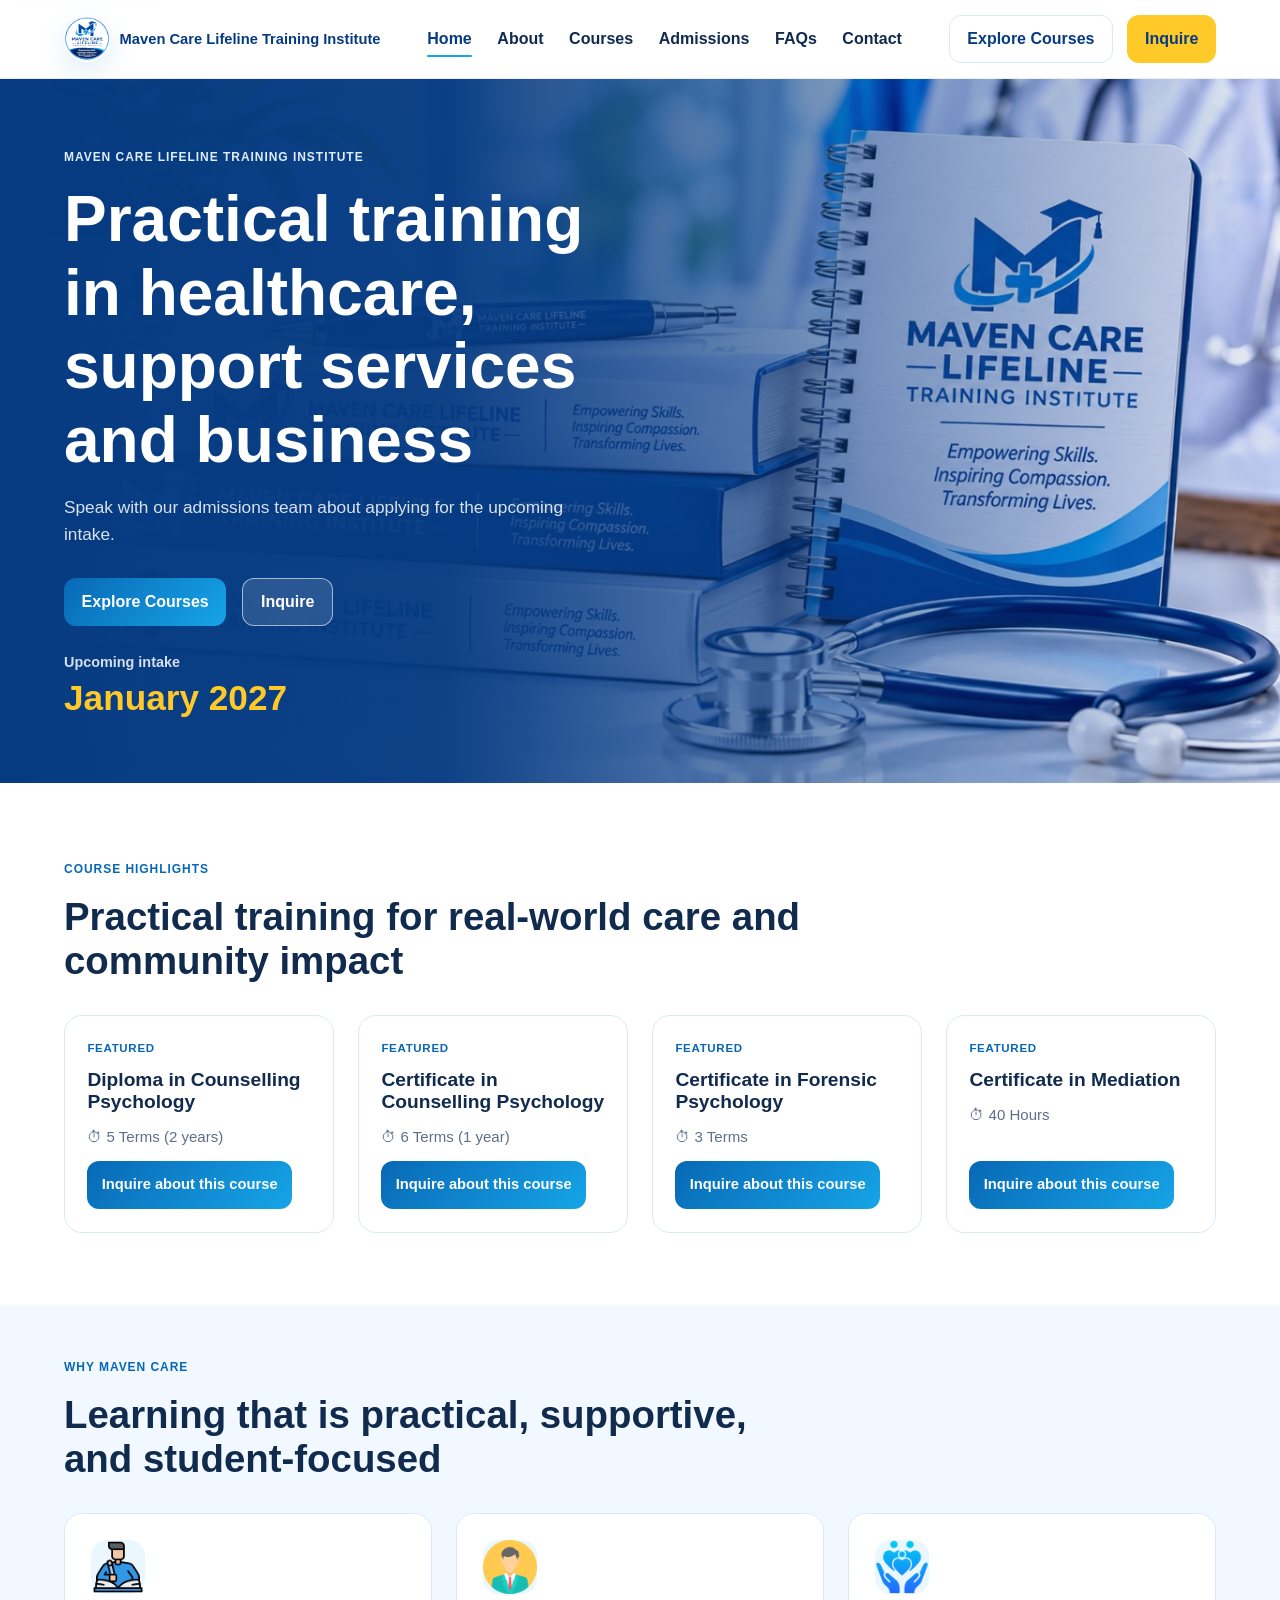
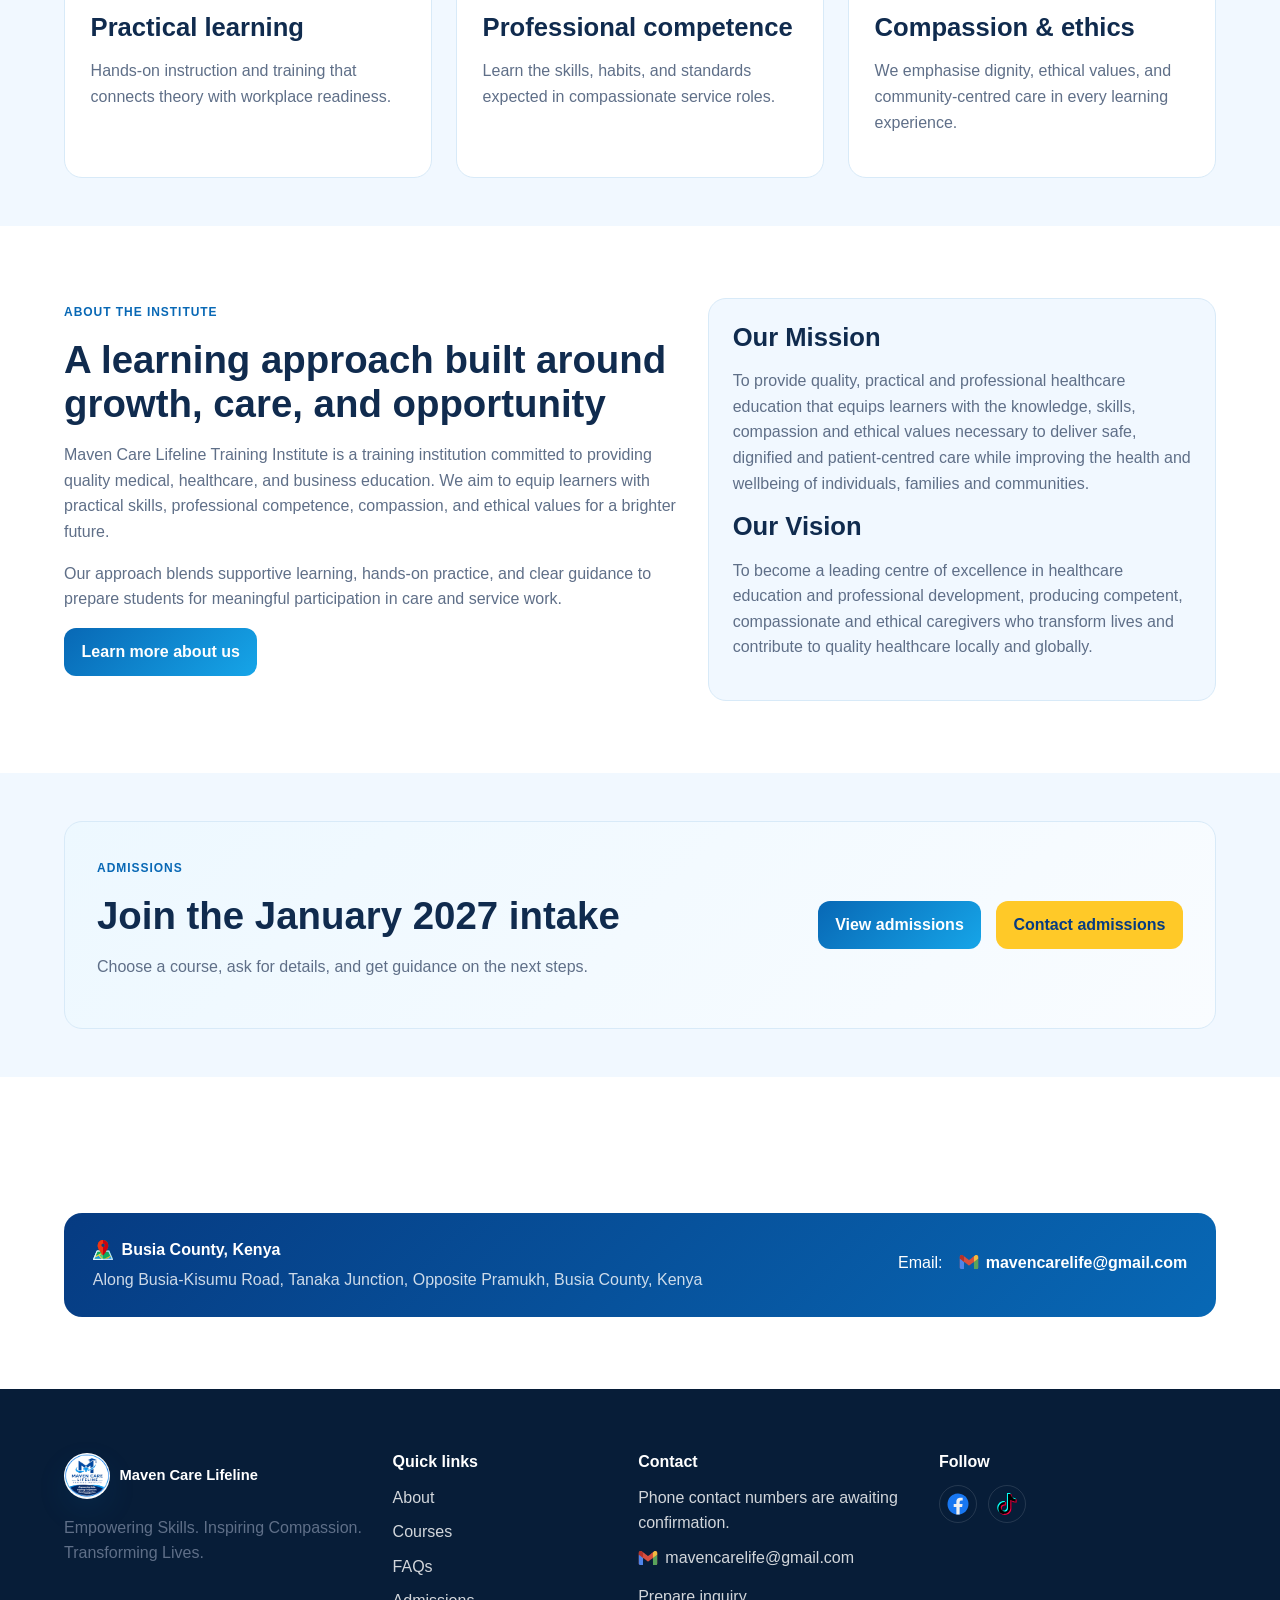
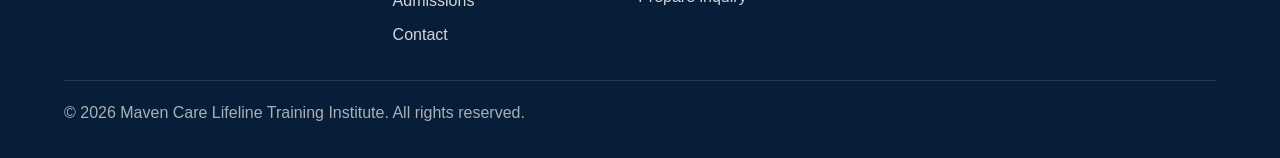
<file: index.html>
<!DOCTYPE html>
<html lang="en">
  <head>
    <meta charset="UTF-8" />
    <meta name="viewport" content="width=device-width, initial-scale=1.0" />
    <meta name="description" content="Maven Care Lifeline Training Institute offers practical, compassionate healthcare and business training for the January 2027 intake." />
    <meta property="og:type" content="website" />
    <meta property="og:title" content="Maven Care Lifeline Training Institute" />
    <meta property="og:description" content="Explore practical, compassionate healthcare and business training for the January 2027 intake." />
    <meta property="og:image" content="assets/images/maven-care-training-scene.webp" />
    <title>Maven Care Lifeline Training Institute</title>
    <link rel="icon" type="image/png" href="assets/images/mavencare%20logo.png" />
    <link rel="stylesheet" href="css/styles.css" />
    <script>document.documentElement.classList.add('js-enabled');</script>
    <script defer src="js/script.js"></script>
  </head>
  <body>
    <a class="skip-link" href="#main-content">Skip to content</a>
    <header class="site-header">
      <div class="container header-row">
        <a href="index.html" class="brand" aria-label="Maven Care Lifeline Training Institute home">
          <img src="assets/images/mavencare%20logo.png" alt="Maven Care Lifeline Training Institute logo" class="brand-mark" />
          <span class="brand-name">Maven Care Lifeline Training Institute</span>
        </a>

        <nav class="nav" id="primary-navigation" data-nav aria-label="Main navigation">
          <a href="index.html" class="active">Home</a>
          <a href="about.html">About</a>
          <a href="courses.html">Courses</a>
          <a href="admissions.html">Admissions</a>
          <a href="faq.html">FAQs</a>
          <a href="contact.html">Contact</a>
        </nav>

        <div class="header-actions">
          <a class="btn btn-secondary" href="courses.html">Explore Courses</a>
          <a class="btn btn-accent" data-whatsapp-link data-whatsapp-label="Inquire on WhatsApp" href="contact.html#inquiry-form">Inquire</a>
          <button class="mobile-toggle" type="button" aria-label="Open menu" aria-controls="primary-navigation" aria-expanded="false" data-nav-toggle>
            <span></span>
          </button>
        </div>
      </div>
    </header>

    <main id="main-content">
      <section class="hero">
        <img class="hero-image" src="assets/images/maven-care-training-scene.webp" alt="Maven Care Lifeline Training Institute books, notebook, pen and stethoscope arranged on a desk" />
        <div class="container hero-grid">
          <div class="hero-copy">
            <span class="eyebrow">Maven Care Lifeline Training Institute</span>
            <h1>Practical training in healthcare, support services and business</h1>
            <p>Speak with our admissions team about applying for the upcoming intake.</p>
            <div class="hero-actions">
              <a class="btn btn-primary" href="courses.html">Explore Courses</a>
              <a class="btn btn-secondary" data-whatsapp-link data-whatsapp-label="Inquire on WhatsApp" href="contact.html#inquiry-form">Inquire</a>
            </div>

            <div class="hero-intake">
              <span>Upcoming intake</span>
              <strong data-intake-year>January 2027</strong>
            </div>
          </div>
        </div>
      </section>

      <section class="section">
        <div class="container">
          <div class="section-head">
            <span class="eyebrow">Course highlights</span>
            <h2>Practical training for real-world care and community impact</h2>
          </div>
          <div class="course-grid" id="featured-courses" aria-live="polite" aria-busy="true" aria-label="Featured courses">
            <article class="card course-card course-skeleton" aria-hidden="true">
              <span class="skeleton skeleton-label"></span>
              <span class="skeleton skeleton-title"></span>
              <span class="skeleton skeleton-meta"></span>
              <span class="skeleton skeleton-button"></span>
            </article>
            <article class="card course-card course-skeleton" aria-hidden="true">
              <span class="skeleton skeleton-label"></span>
              <span class="skeleton skeleton-title"></span>
              <span class="skeleton skeleton-meta"></span>
              <span class="skeleton skeleton-button"></span>
            </article>
            <article class="card course-card course-skeleton" aria-hidden="true">
              <span class="skeleton skeleton-label"></span>
              <span class="skeleton skeleton-title"></span>
              <span class="skeleton skeleton-meta"></span>
              <span class="skeleton skeleton-button"></span>
            </article>
            <article class="card course-card course-skeleton" aria-hidden="true">
              <span class="skeleton skeleton-label"></span>
              <span class="skeleton skeleton-title"></span>
              <span class="skeleton skeleton-meta"></span>
              <span class="skeleton skeleton-button"></span>
            </article>
          </div>
          <noscript><p class="form-note">Enable JavaScript to load featured courses.</p></noscript>
        </div>
      </section>

      <section class="section-sm section-surface">
        <div class="container">
          <div class="section-head">
            <span class="eyebrow">Why Maven Care</span>
            <h2>Learning that is practical, supportive, and student-focused</h2>
          </div>

          <div class="grid-3">
            <article class="card feature-card">
              <div class="icon"><img src="assets/icons/practical%20learning.png" alt="" aria-hidden="true" /></div>
              <h3>Practical learning</h3>
              <p>Hands-on instruction and training that connects theory with workplace readiness.</p>
            </article>
            <article class="card feature-card">
              <div class="icon"><img src="assets/icons/professional.png" alt="" aria-hidden="true" /></div>
              <h3>Professional competence</h3>
              <p>Learn the skills, habits, and standards expected in compassionate service roles.</p>
            </article>
            <article class="card feature-card">
              <div class="icon"><img src="assets/icons/compassion.png" alt="" aria-hidden="true" /></div>
              <h3>Compassion & ethics</h3>
              <p>We emphasise dignity, ethical values, and community-centred care in every learning experience.</p>
            </article>
          </div>
        </div>
      </section>

      <section class="section">
        <div class="container mission-block">
          <div>
            <span class="eyebrow">About the institute</span>
            <h2>A learning approach built around growth, care, and opportunity</h2>
            <p>Maven Care Lifeline Training Institute is a training institution committed to providing quality medical, healthcare, and business education. We aim to equip learners with practical skills, professional competence, compassion, and ethical values for a brighter future.</p>
            <p>Our approach blends supportive learning, hands-on practice, and clear guidance to prepare students for meaningful participation in care and service work.</p>
            <a class="btn btn-primary" href="about.html">Learn more about us</a>
          </div>

          <div class="text-panel">
            <h3>Our Mission</h3>
            <p>To provide quality, practical and professional healthcare education that equips learners with the knowledge, skills, compassion and ethical values necessary to deliver safe, dignified and patient-centred care while improving the health and wellbeing of individuals, families and communities.</p>

            <h3>Our Vision</h3>
            <p>To become a leading centre of excellence in healthcare education and professional development, producing competent, compassionate and ethical caregivers who transform lives and contribute to quality healthcare locally and globally.</p>
          </div>
        </div>
      </section>

      <section class="section-sm section-surface">
        <div class="container">
          <div class="cta-banner">
            <div>
              <span class="eyebrow">Admissions</span>
              <h2>Join the <span data-intake-label>January 2027 intake</span></h2>
              <p>Choose a course, ask for details, and get guidance on the next steps.</p>
            </div>
            <div class="header-actions">
              <a class="btn btn-primary" href="admissions.html">View admissions</a>
              <a class="btn btn-accent" data-whatsapp-link data-whatsapp-label="Ask Admissions on WhatsApp" href="contact.html#inquiry-form">Contact admissions</a>
            </div>
          </div>
        </div>
      </section>

      <section class="section">
        <div class="container contact-strip">
          <div class="contact-strip-inner">
            <div>
              <strong class="contact-label">
                <img class="contact-icon" src="assets/icons/location%20icon.svg" alt="" aria-hidden="true" />
                Busia County, Kenya
              </strong>
              <p class="location-address" data-location-address>Along Busia-Kisumu Road, Tanaka Junction, Opposite Pramukh, Busia County, Kenya</p>
            </div>
            <div class="contact-links">
              <span>Email: </span>
              <span data-contact-email>mavencarelife@gmail.com</span>
            </div>
          </div>
        </div>
      </section>
    </main>

    <footer class="site-footer">
      <div class="container">
        <div class="footer-grid">
          <div>
            <div class="brand footer-brand">
              <img src="assets/images/mavencare%20logo.png" alt="Maven Care Lifeline logo" class="brand-mark" />
              <span>Maven Care Lifeline</span>
            </div>
            <p><span data-site-tagline>Empowering Skills. Inspiring Compassion. Transforming Lives.</span></p>
          </div>

          <div>
            <h4>Quick links</h4>
            <ul>
              <li><a href="about.html">About</a></li>
              <li><a href="courses.html">Courses</a></li>
              <li><a href="faq.html">FAQs</a></li>
              <li><a href="admissions.html">Admissions</a></li>
              <li><a href="contact.html">Contact</a></li>
            </ul>
          </div>

          <div>
            <h4>Contact</h4>
            <ul>
              <li data-contact-phones>Phone and WhatsApp details pending confirmation</li>
              <li data-contact-email>mavencarelife@gmail.com</li>
              <li><a href="contact.html#inquiry-form">Prepare inquiry</a></li>
            </ul>
          </div>

          <div>
            <h4>Follow</h4>
            <div class="footer-social" data-social-links>
              <span data-social-empty>Social profiles to be added</span>
            </div>
          </div>
        </div>

        <div class="copyright">© <span data-year></span> Maven Care Lifeline Training Institute. All rights reserved.</div>
      </div>
    </footer>
  </body>
</html>
</file>
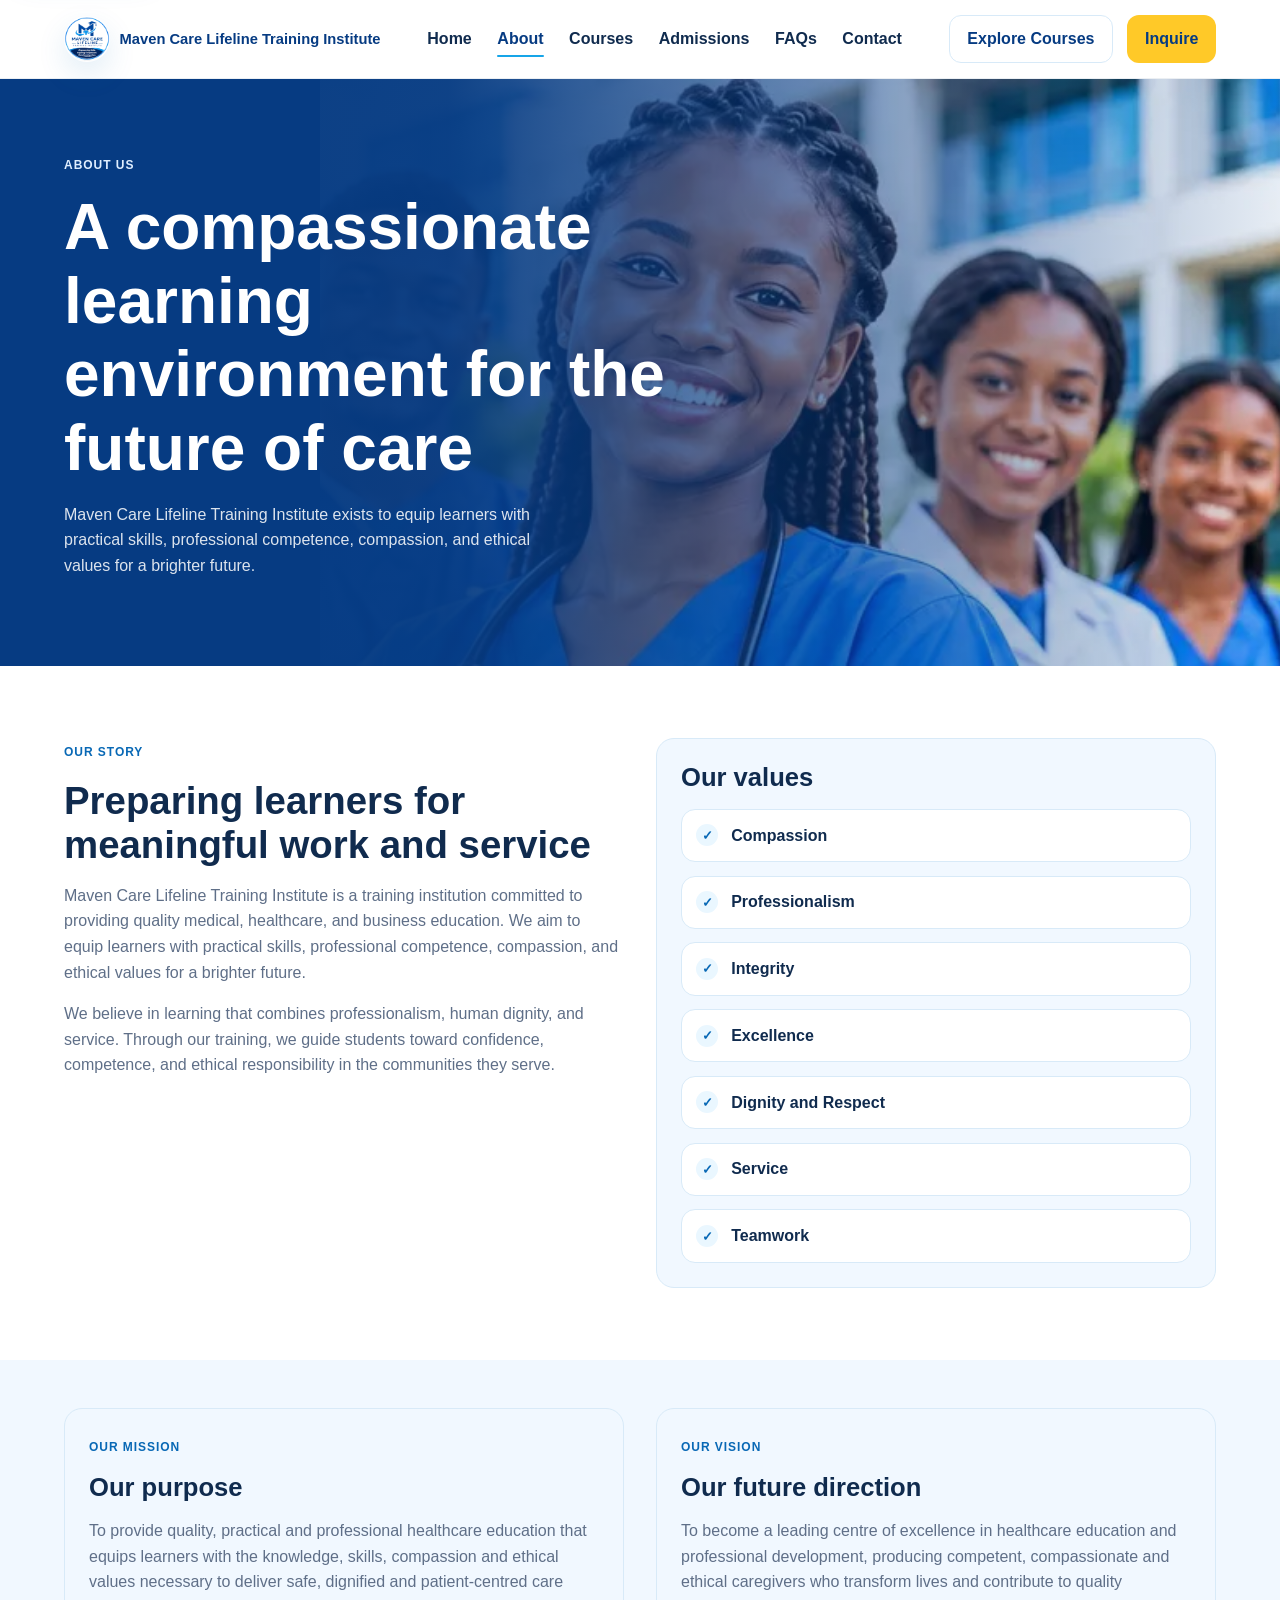
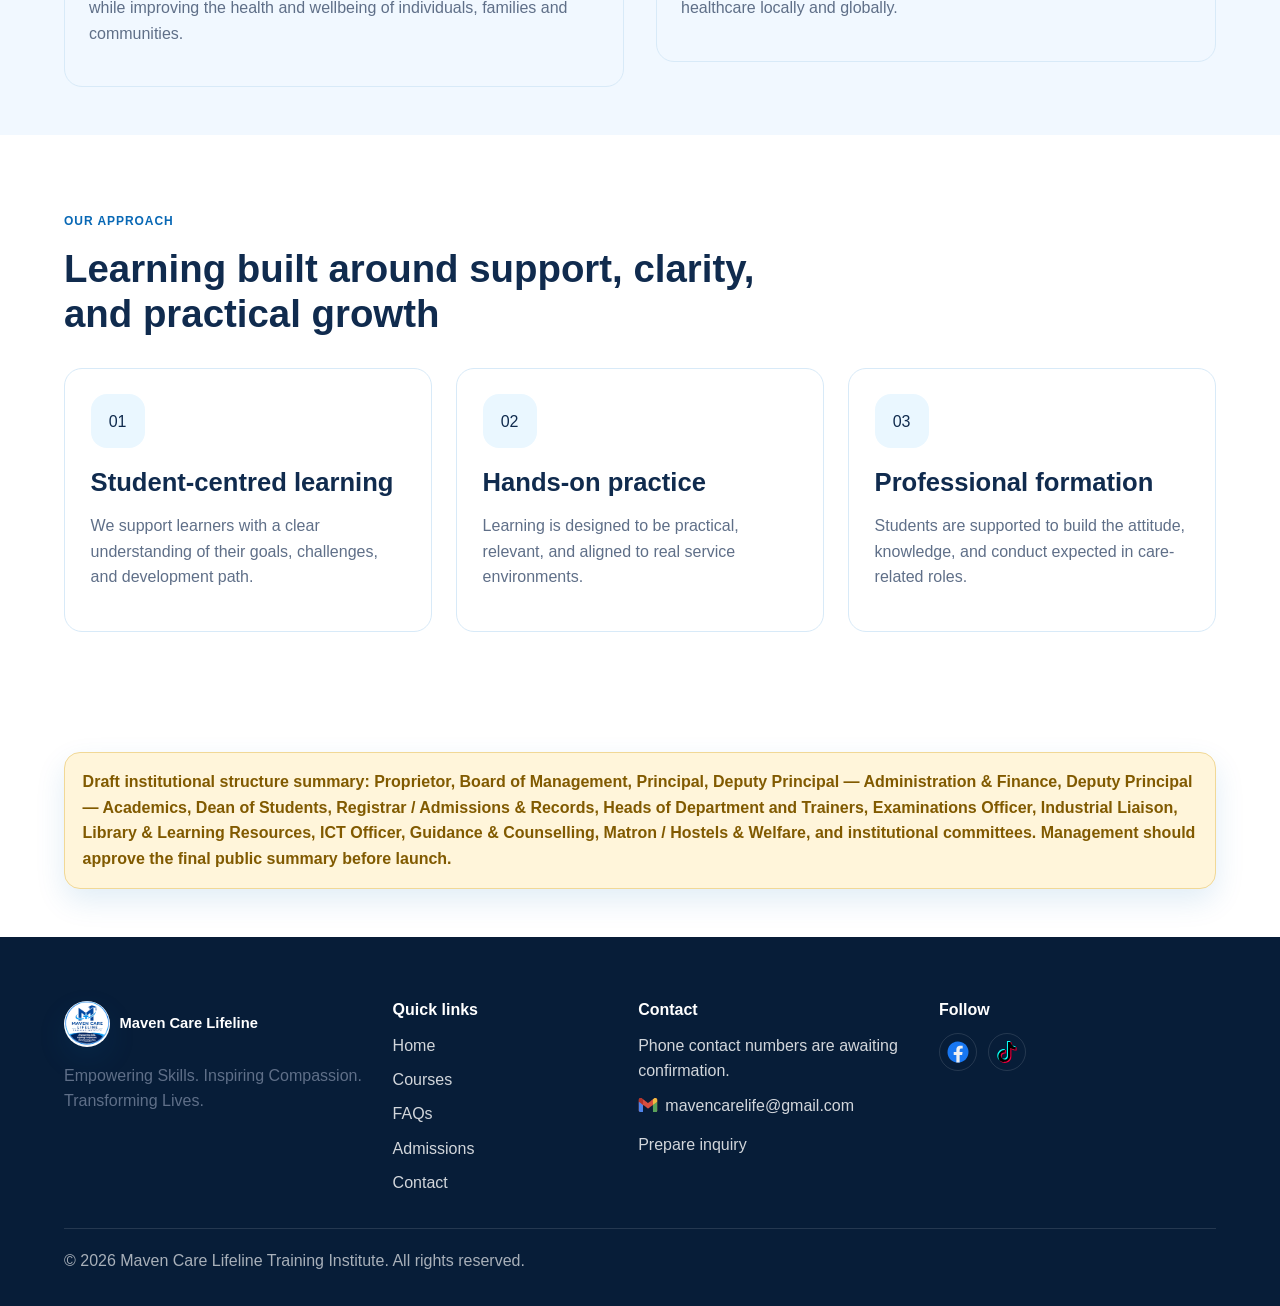
<file: about.html>
<!DOCTYPE html>
<html lang="en">
  <head>
    <meta charset="UTF-8" />
    <meta name="viewport" content="width=device-width, initial-scale=1.0" />
    <meta name="description" content="Learn about Maven Care Lifeline Training Institute, its mission, vision, values, and approach to practical learning." />
    <meta property="og:type" content="website" />
    <meta property="og:title" content="About | Maven Care Lifeline Training Institute" />
    <meta property="og:description" content="Learn about the institute's mission, vision, values, and approach to practical learning." />
    <meta property="og:image" content="assets/images/healthcare-learning-illustration.webp" />
    <title>About | Maven Care Lifeline Training Institute</title>
    <link rel="icon" type="image/png" href="assets/images/mavencare%20logo.png" />
    <link rel="stylesheet" href="css/styles.css" />
    <script defer src="js/script.js"></script>
  </head>
  <body>
    <a class="skip-link" href="#main-content">Skip to content</a>
    <header class="site-header">
      <div class="container header-row">
        <a href="index.html" class="brand" aria-label="Maven Care Lifeline Training Institute home">
          <img src="assets/images/mavencare%20logo.png" alt="Maven Care Lifeline Training Institute logo" class="brand-mark" />
          <span class="brand-name">Maven Care Lifeline Training Institute</span>
        </a>

        <nav class="nav" id="primary-navigation" data-nav aria-label="Main navigation">
          <a href="index.html">Home</a>
          <a href="about.html" class="active">About</a>
          <a href="courses.html">Courses</a>
          <a href="admissions.html">Admissions</a>
          <a href="faq.html">FAQs</a>
          <a href="contact.html">Contact</a>
        </nav>

        <div class="header-actions">
          <a class="btn btn-secondary" href="courses.html">Explore Courses</a>
          <a class="btn btn-accent" data-whatsapp-link data-whatsapp-label="Inquire on WhatsApp" href="contact.html#inquiry-form">Inquire</a>
          <button class="mobile-toggle" type="button" aria-label="Open menu" aria-controls="primary-navigation" aria-expanded="false" data-nav-toggle>
            <span></span>
          </button>
        </div>
      </div>
    </header>

    <main id="main-content">
      <section class="page-hero">
        <div class="container page-hero-inner">
          <div>
            <span class="eyebrow">About us</span>
            <h1>A compassionate learning environment for the future of care</h1>
            <p>Maven Care Lifeline Training Institute exists to equip learners with practical skills, professional competence, compassion, and ethical values for a brighter future.</p>
          </div>
        </div>
        <figure class="hero-illustration">
          <img src="assets/images/healthcare-learning-illustration.webp" alt="Healthcare trainees taking part in a classroom training session" />
        </figure>
      </section>

      <section class="section">
        <div class="container split-layout">
          <div>
            <span class="eyebrow">Our story</span>
            <h2>Preparing learners for meaningful work and service</h2>
            <p>Maven Care Lifeline Training Institute is a training institution committed to providing quality medical, healthcare, and business education. We aim to equip learners with practical skills, professional competence, compassion, and ethical values for a brighter future.</p>
            <p>We believe in learning that combines professionalism, human dignity, and service. Through our training, we guide students toward confidence, competence, and ethical responsibility in the communities they serve.</p>
          </div>

          <div class="text-panel">
            <h3>Our values</h3>
            <ul class="value-list">
              <li>Compassion</li>
              <li>Professionalism</li>
              <li>Integrity</li>
              <li>Excellence</li>
              <li>Dignity and Respect</li>
              <li>Service</li>
              <li>Teamwork</li>
            </ul>
          </div>
        </div>
      </section>

      <section class="section-sm section-surface">
        <div class="container split-layout">
          <div class="text-panel">
            <span class="eyebrow">Our Mission</span>
            <h3>Our purpose</h3>
            <p>To provide quality, practical and professional healthcare education that equips learners with the knowledge, skills, compassion and ethical values necessary to deliver safe, dignified and patient-centred care while improving the health and wellbeing of individuals, families and communities.</p>
          </div>

          <div class="text-panel">
            <span class="eyebrow">Our Vision</span>
            <h3>Our future direction</h3>
            <p>To become a leading centre of excellence in healthcare education and professional development, producing competent, compassionate and ethical caregivers who transform lives and contribute to quality healthcare locally and globally.</p>
          </div>
        </div>
      </section>

      <section class="section">
        <div class="container">
          <div class="section-head">
            <span class="eyebrow">Our approach</span>
            <h2>Learning built around support, clarity, and practical growth</h2>
          </div>

          <div class="grid-3">
            <article class="card feature-card">
              <div class="icon">01</div>
              <h3>Student-centred learning</h3>
              <p>We support learners with a clear understanding of their goals, challenges, and development path.</p>
            </article>
            <article class="card feature-card">
              <div class="icon">02</div>
              <h3>Hands-on practice</h3>
              <p>Learning is designed to be practical, relevant, and aligned to real service environments.</p>
            </article>
            <article class="card feature-card">
              <div class="icon">03</div>
              <h3>Professional formation</h3>
              <p>Students are supported to build the attitude, knowledge, and conduct expected in care-related roles.</p>
            </article>
          </div>
        </div>
      </section>

      <section class="section-sm">
        <div class="container">
          <div class="notice">
            Draft institutional structure summary: Proprietor, Board of Management, Principal, Deputy Principal — Administration & Finance, Deputy Principal — Academics, Dean of Students, Registrar / Admissions & Records, Heads of Department and Trainers, Examinations Officer, Industrial Liaison, Library & Learning Resources, ICT Officer, Guidance & Counselling, Matron / Hostels & Welfare, and institutional committees. Management should approve the final public summary before launch.
          </div>
        </div>
      </section>
    </main>

    <footer class="site-footer">
      <div class="container">
        <div class="footer-grid">
          <div>
            <div class="brand footer-brand">
              <img src="assets/images/mavencare%20logo.png" alt="Maven Care Lifeline logo" class="brand-mark" />
              <span>Maven Care Lifeline</span>
            </div>
            <p><span data-site-tagline>Empowering Skills. Inspiring Compassion. Transforming Lives.</span></p>
          </div>
          <div>
            <h4>Quick links</h4>
            <ul>
              <li><a href="index.html">Home</a></li>
              <li><a href="courses.html">Courses</a></li>
              <li><a href="faq.html">FAQs</a></li>
              <li><a href="admissions.html">Admissions</a></li>
              <li><a href="contact.html">Contact</a></li>
            </ul>
          </div>
          <div>
            <h4>Contact</h4>
            <ul>
              <li data-contact-phones>Phone and WhatsApp details pending confirmation</li>
              <li data-contact-email>mavencarelife@gmail.com</li>
              <li><a href="contact.html#inquiry-form">Prepare inquiry</a></li>
            </ul>
          </div>
          <div>
            <h4>Follow</h4>
            <div class="footer-social" data-social-links>
              <span data-social-empty>Social profiles to be added</span>
            </div>
          </div>
        </div>
        <div class="copyright">© <span data-year></span> Maven Care Lifeline Training Institute. All rights reserved.</div>
      </div>
    </footer>
  </body>
</html>
</file>
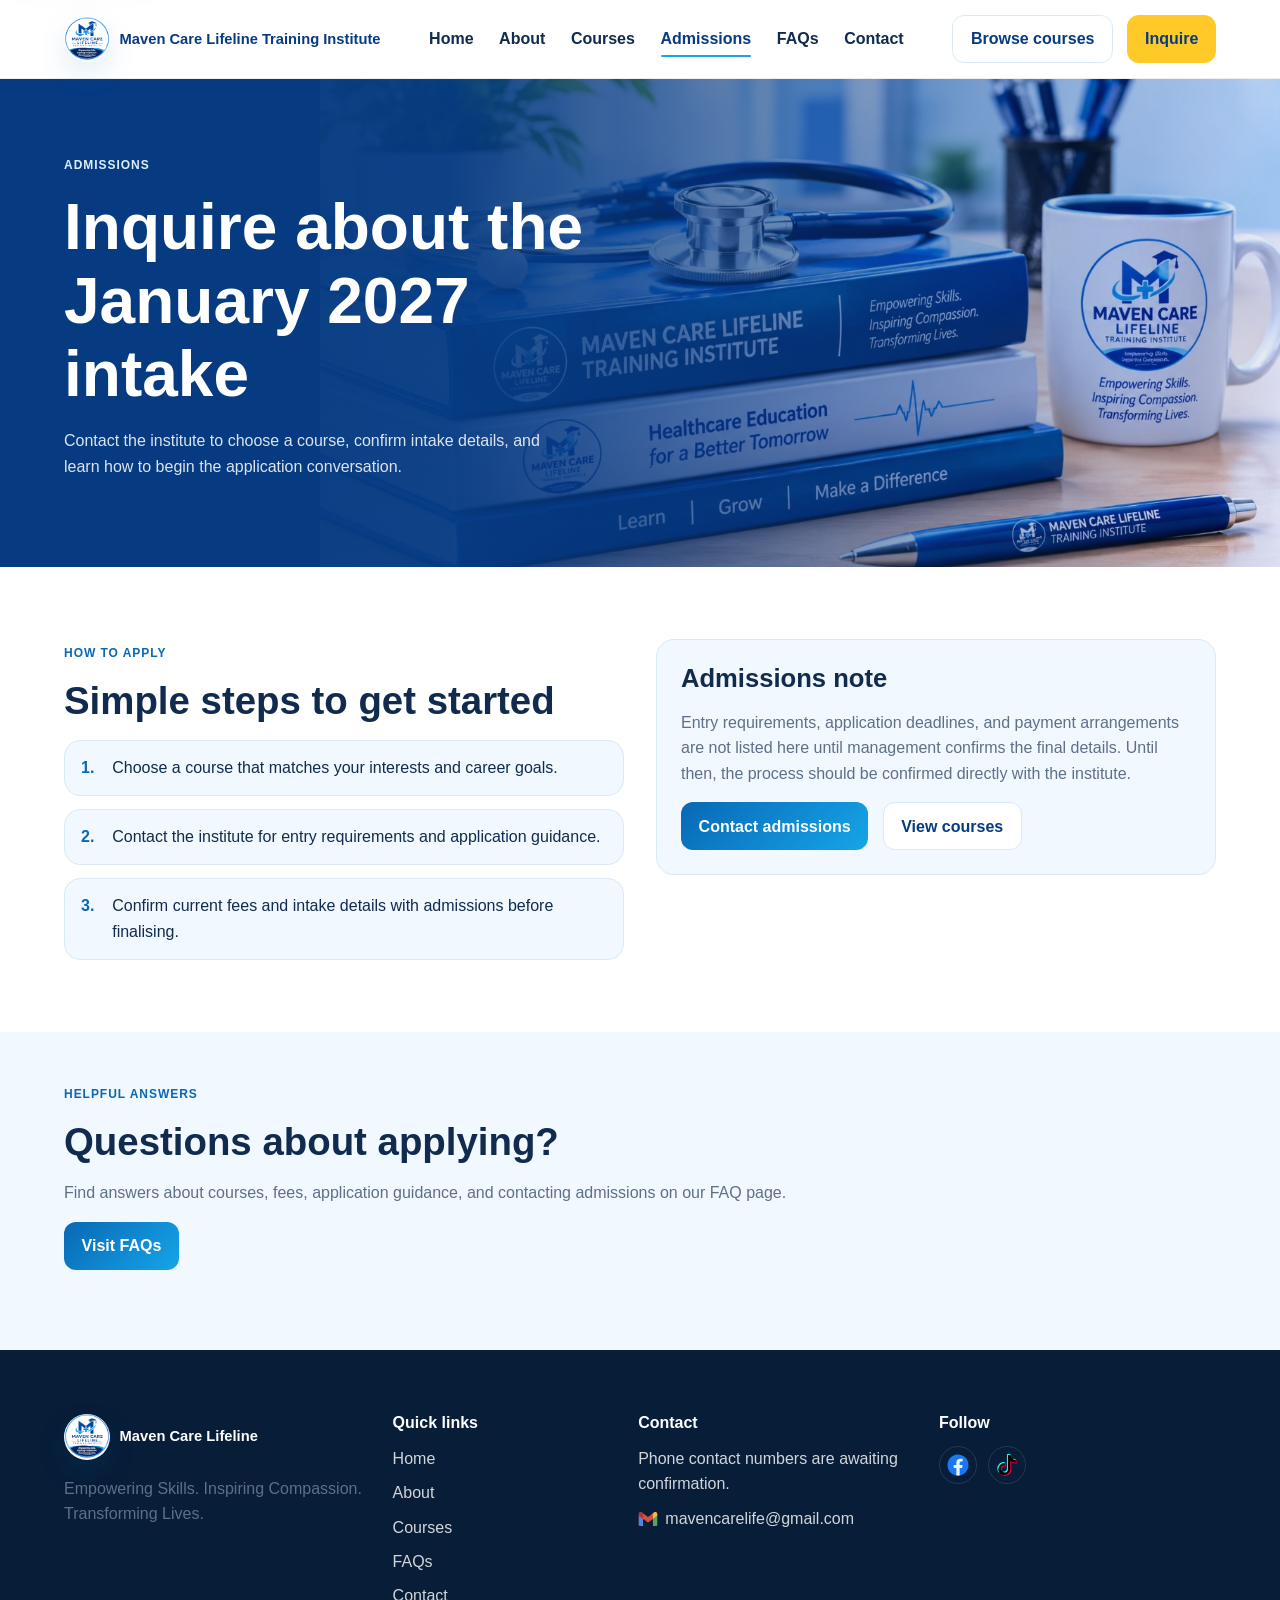
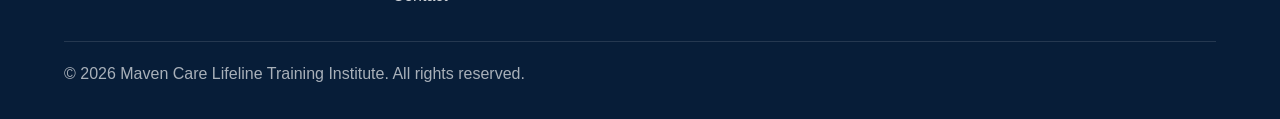
<file: admissions.html>
<!DOCTYPE html>
<html lang="en">
  <head>
    <meta charset="UTF-8" />
    <meta name="viewport" content="width=device-width, initial-scale=1.0" />
    <meta name="description" content="Admissions information for Maven Care Lifeline Training Institute, including the January 2027 intake and inquiry guidance." />
    <meta property="og:type" content="website" />
    <meta property="og:title" content="Admissions | Maven Care Lifeline Training Institute" />
    <meta property="og:description" content="Get guidance on course inquiries and the January 2027 intake." />
    <meta property="og:image" content="assets/images/maven-care-admissions-still-life.webp" />
    <title>Admissions | Maven Care Lifeline Training Institute</title>
    <link rel="icon" type="image/png" href="assets/images/mavencare%20logo.png" />
    <link rel="stylesheet" href="css/styles.css" />
    <script defer src="js/script.js"></script>
  </head>
  <body>
    <a class="skip-link" href="#main-content">Skip to content</a>
    <header class="site-header">
      <div class="container header-row">
        <a href="index.html" class="brand" aria-label="Maven Care Lifeline Training Institute home">
          <img src="assets/images/mavencare%20logo.png" alt="Maven Care Lifeline Training Institute logo" class="brand-mark" />
          <span class="brand-name">Maven Care Lifeline Training Institute</span>
        </a>

        <nav class="nav" id="primary-navigation" data-nav aria-label="Main navigation">
          <a href="index.html">Home</a>
          <a href="about.html">About</a>
          <a href="courses.html">Courses</a>
          <a href="admissions.html" class="active">Admissions</a>
          <a href="faq.html">FAQs</a>
          <a href="contact.html">Contact</a>
        </nav>

        <div class="header-actions">
          <a class="btn btn-secondary" href="courses.html">Browse courses</a>
          <a class="btn btn-accent" data-whatsapp-link data-whatsapp-label="Ask Admissions on WhatsApp" href="contact.html#inquiry-form">Inquire</a>
          <button class="mobile-toggle" type="button" aria-label="Open menu" aria-controls="primary-navigation" aria-expanded="false" data-nav-toggle>
            <span></span>
          </button>
        </div>
      </div>
    </header>

    <main id="main-content">
      <section class="page-hero">
        <div class="container page-hero-inner">
          <div>
            <span class="eyebrow">Admissions</span>
            <h1>Inquire about the <span data-intake-label>January 2027 intake</span></h1>
            <p>Contact the institute to choose a course, confirm intake details, and learn how to begin the application conversation.</p>
          </div>
        </div>
        <figure class="hero-illustration">
          <img src="assets/images/maven-care-admissions-still-life.webp" alt="Maven Care branded training books, mug, pen and stethoscope arranged on a desk" />
        </figure>
      </section>

      <section class="section">
        <div class="container split-layout">
          <div>
            <span class="eyebrow">How to apply</span>
            <h2>Simple steps to get started</h2>
            <ol class="checklist">
              <li>Choose a course that matches your interests and career goals.</li>
              <li>Contact the institute for entry requirements and application guidance.</li>
              <li>Confirm current fees and intake details with admissions before finalising.</li>
            </ol>
          </div>

          <div class="text-panel">
            <h3>Admissions note</h3>
            <p>Entry requirements, application deadlines, and payment arrangements are not listed here until management confirms the final details. Until then, the process should be confirmed directly with the institute.</p>
            <div class="header-actions admissions-actions">
              <a class="btn btn-primary" data-whatsapp-link data-whatsapp-label="Ask on WhatsApp" href="contact.html#inquiry-form">Contact admissions</a>
              <a class="btn btn-secondary" href="courses.html">View courses</a>
            </div>
          </div>
        </div>
      </section>

      <section class="section-sm section-surface">
        <div class="container">
          <div class="section-head">
            <span class="eyebrow">Helpful answers</span>
            <h2>Questions about applying?</h2>
            <p>Find answers about courses, fees, application guidance, and contacting admissions on our FAQ page.</p>
            <a class="btn btn-primary" href="faq.html">Visit FAQs</a>
          </div>
        </div>
      </section>
    </main>

    <footer class="site-footer">
      <div class="container">
        <div class="footer-grid">
          <div>
            <div class="brand footer-brand">
              <img src="assets/images/mavencare%20logo.png" alt="Maven Care Lifeline logo" class="brand-mark" />
              <span>Maven Care Lifeline</span>
            </div>
            <p><span data-site-tagline>Empowering Skills. Inspiring Compassion. Transforming Lives.</span></p>
          </div>
          <div>
            <h4>Quick links</h4>
            <ul>
              <li><a href="index.html">Home</a></li>
              <li><a href="about.html">About</a></li>
              <li><a href="courses.html">Courses</a></li>
              <li><a href="faq.html">FAQs</a></li>
              <li><a href="contact.html">Contact</a></li>
            </ul>
          </div>
          <div>
            <h4>Contact</h4>
            <ul>
              <li data-contact-phones>Phone and WhatsApp details pending confirmation</li>
              <li data-contact-email>mavencarelife@gmail.com</li>
            </ul>
          </div>
          <div>
            <h4>Follow</h4>
            <div class="footer-social" data-social-links>
              <span data-social-empty>Social profiles to be added</span>
            </div>
          </div>
        </div>
        <div class="copyright">© <span data-year></span> Maven Care Lifeline Training Institute. All rights reserved.</div>
      </div>
    </footer>
  </body>
</html>
</file>
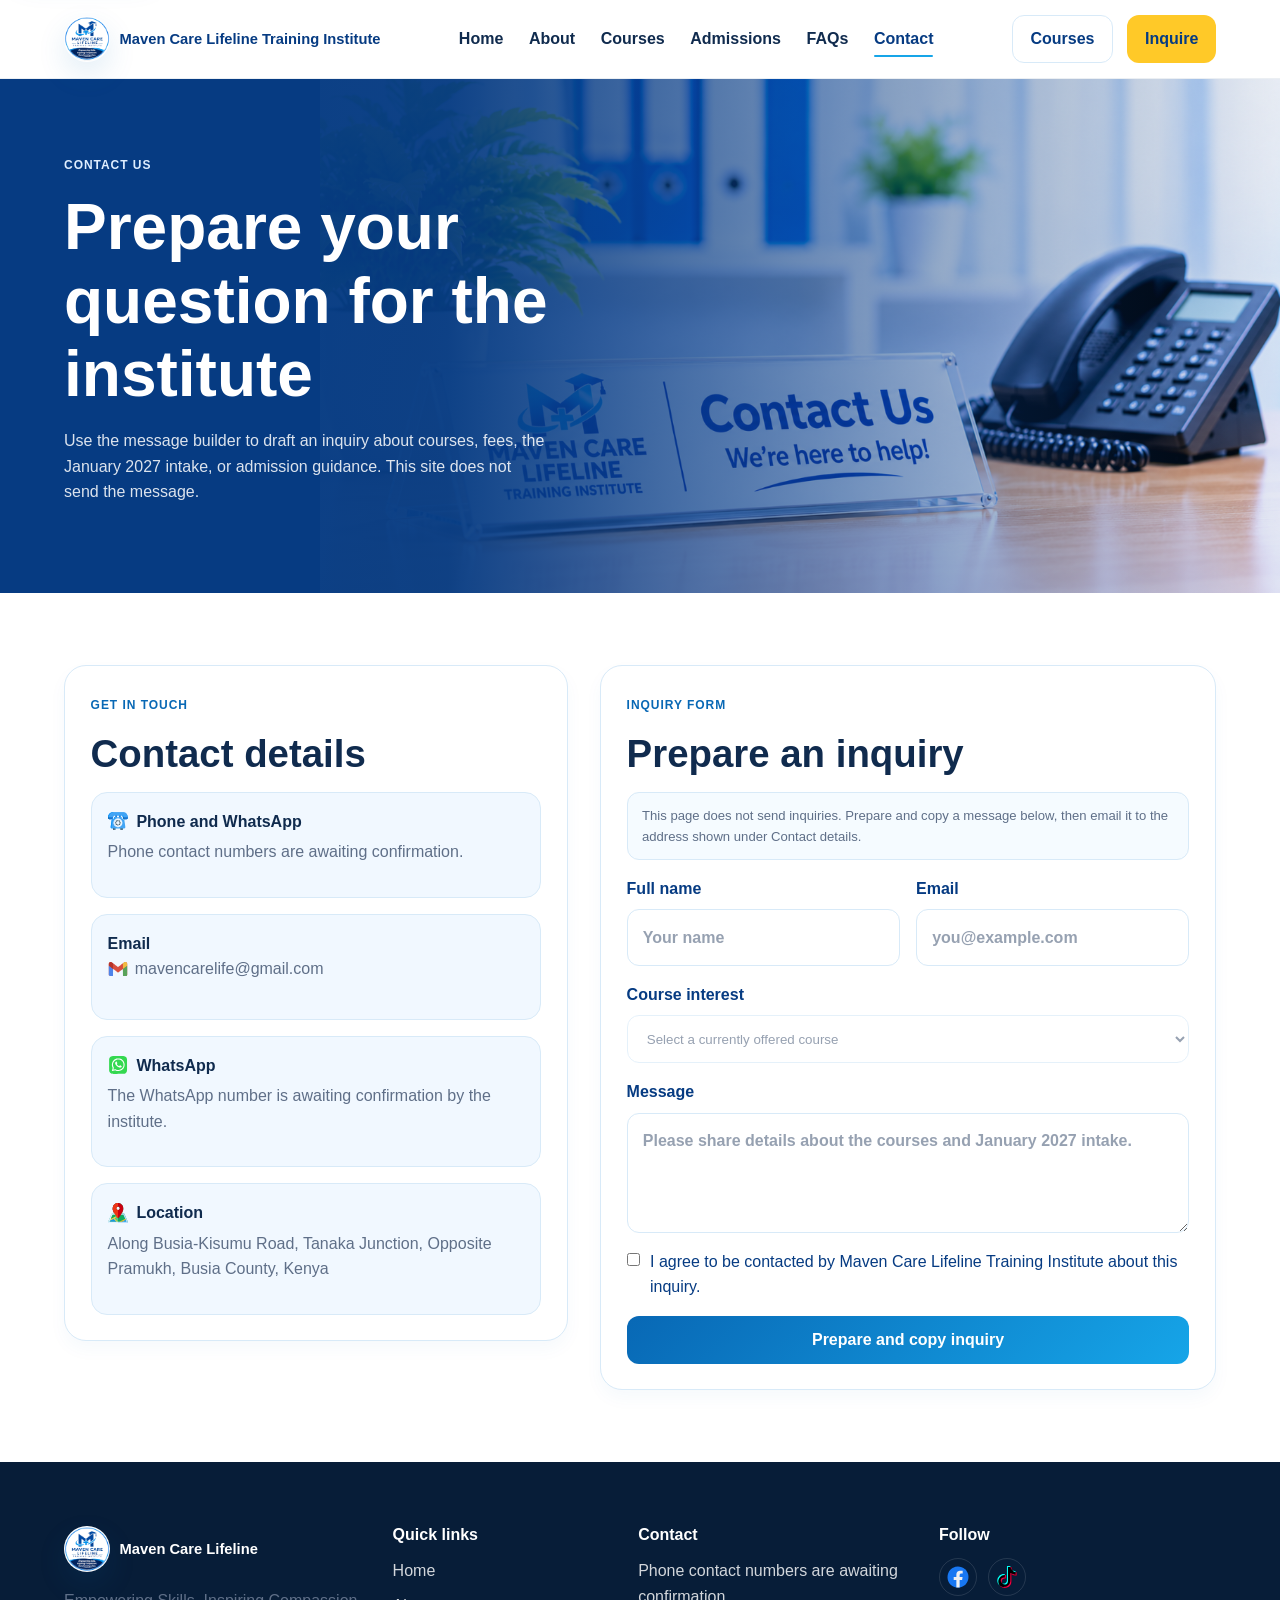
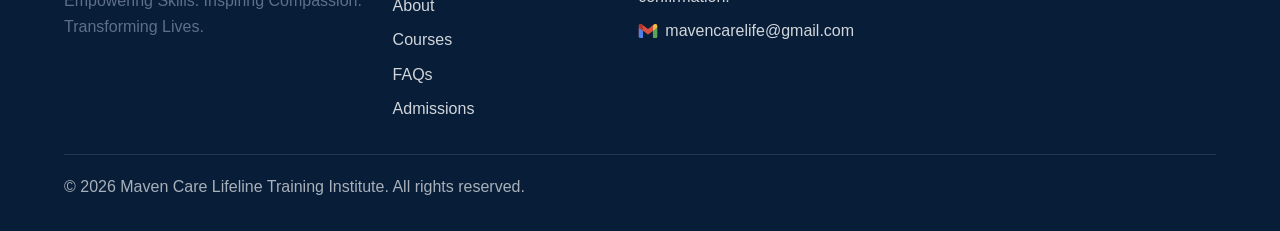
<file: contact.html>
<!DOCTYPE html>
<html lang="en">
  <head>
    <meta charset="UTF-8" />
    <meta name="viewport" content="width=device-width, initial-scale=1.0" />
    <meta name="description" content="Prepare an inquiry for Maven Care Lifeline Training Institute; confirmed contact details are pending." />
    <meta property="og:type" content="website" />
    <meta property="og:title" content="Contact | Maven Care Lifeline Training Institute" />
    <meta property="og:description" content="Prepare an inquiry and find confirmed institute contact details when they are available." />
    <meta property="og:image" content="assets/images/maven-care-contact-office-display.webp" />
    <title>Contact | Maven Care Lifeline Training Institute</title>
    <link rel="icon" type="image/png" href="assets/images/mavencare%20logo.png" />
    <link rel="stylesheet" href="css/styles.css" />
    <script defer src="js/script.js"></script>
  </head>
  <body>
    <a class="skip-link" href="#main-content">Skip to content</a>
    <header class="site-header">
      <div class="container header-row">
        <a href="index.html" class="brand" aria-label="Maven Care Lifeline Training Institute home">
          <img src="assets/images/mavencare%20logo.png" alt="Maven Care Lifeline Training Institute logo" class="brand-mark" />
          <span class="brand-name">Maven Care Lifeline Training Institute</span>
        </a>

        <nav class="nav" id="primary-navigation" data-nav aria-label="Main navigation">
          <a href="index.html">Home</a>
          <a href="about.html">About</a>
          <a href="courses.html">Courses</a>
          <a href="admissions.html">Admissions</a>
          <a href="faq.html">FAQs</a>
          <a href="contact.html" class="active">Contact</a>
        </nav>

        <div class="header-actions">
          <a class="btn btn-secondary" href="courses.html">Courses</a>
          <a class="btn btn-accent" data-whatsapp-link data-whatsapp-label="Inquire on WhatsApp" href="contact.html#inquiry-form">Inquire</a>
          <button class="mobile-toggle" type="button" aria-label="Open menu" aria-controls="primary-navigation" aria-expanded="false" data-nav-toggle>
            <span></span>
          </button>
        </div>
      </div>
    </header>

    <main id="main-content">
      <section class="page-hero">
        <div class="container page-hero-inner">
          <div>
            <span class="eyebrow">Contact us</span>
            <h1>Prepare your question for the institute</h1>
            <p>Use the message builder to draft an inquiry about courses, fees, the <span data-intake-label>January 2027 intake</span>, or admission guidance. This site does not send the message.</p>
          </div>
        </div>
        <figure class="hero-illustration">
          <img src="assets/images/maven-care-contact-office-display.webp" alt="Maven Care Lifeline Training Institute contact sign, office phone, and plant on a desk" />
        </figure>
      </section>

      <section class="section">
        <div class="container contact-grid">
          <aside class="contact-card">
            <span class="eyebrow">Get in touch</span>
            <h2>Contact details</h2>

            <div class="contact-methods" id="contact-details">
              <div class="contactMethod">
                <strong class="contact-label">
                  <img class="contact-icon" src="assets/icons/call%20icons.svg" alt="" aria-hidden="true" />
                  Phone and WhatsApp
                </strong>
                <p data-contact-phones>Phone contact numbers are awaiting confirmation.</p>
              </div>

              <div class="contactMethod">
                <strong>Email</strong>
                <p data-contact-email>mavencarelife@gmail.com</p>
              </div>

              <div class="contactMethod">
                <strong class="contact-label">
                  <img class="contact-icon" src="assets/icons/whatsapp%20icon.svg" alt="" aria-hidden="true" />
                  WhatsApp
                </strong>
                <p data-whatsapp-status>The WhatsApp number is awaiting confirmation by the institute.</p>
              </div>

              <div class="contactMethod">
                <strong class="contact-label">
                  <img class="contact-icon" src="assets/icons/location%20icon.svg" alt="" aria-hidden="true" />
                  Location
                </strong>
                <p data-location-address>Along Busia-Kisumu Road, Tanaka Junction, Opposite Pramukh, Busia County, Kenya</p>
              </div>
            </div>
          </aside>

          <div class="form-card">
            <span class="eyebrow">Inquiry form</span>
            <h2>Prepare an inquiry</h2>
            <p class="form-note">This page does not send inquiries. Prepare and copy a message below, then email it to the address shown under Contact details.</p>

            <form class="form-grid" id="inquiry-form" data-inquiry-form>
              <div class="form-row">
                <label>
                  Full name
                  <input type="text" name="name" placeholder="Your name" autocomplete="name" required />
                </label>
                <label>
                  Email
                  <input type="email" name="email" placeholder="you@example.com" autocomplete="email" required />
                </label>
              </div>

              <label>
                Course interest
                <select name="course" data-course-field required>
                  <option value="" selected disabled>Select a currently offered course</option>
                </select>
              </label>

              <label>
                Message
                <textarea name="message" data-whatsapp-message placeholder="Add your question or preferred intake details." required></textarea>
              </label>

              <label class="consent-checkbox">
                <input type="checkbox" name="contact-consent" value="yes" required />
                <span>I agree to be contacted by Maven Care Lifeline Training Institute about this inquiry.</span>
              </label>

              <button type="submit" class="btn btn-primary">Prepare and copy inquiry</button>
              <div class="status-message" data-form-status role="status" aria-live="polite" aria-atomic="true">
                <span data-form-status-text></span>
                <button class="status-dismiss" type="button" data-status-dismiss aria-label="Dismiss message">×</button>
              </div>
              <div data-message-preview-wrap hidden>
                <label>
                  Prepared inquiry (not sent)
                  <textarea data-message-preview readonly></textarea>
                </label>
              </div>
            </form>
          </div>
        </div>
      </section>
    </main>

    <footer class="site-footer">
      <div class="container">
        <div class="footer-grid">
          <div>
            <div class="brand footer-brand">
              <img src="assets/images/mavencare%20logo.png" alt="Maven Care Lifeline logo" class="brand-mark" />
              <span>Maven Care Lifeline</span>
            </div>
            <p><span data-site-tagline>Empowering Skills. Inspiring Compassion. Transforming Lives.</span></p>
          </div>
          <div>
            <h4>Quick links</h4>
            <ul>
              <li><a href="index.html">Home</a></li>
              <li><a href="about.html">About</a></li>
              <li><a href="courses.html">Courses</a></li>
              <li><a href="faq.html">FAQs</a></li>
              <li><a href="admissions.html">Admissions</a></li>
            </ul>
          </div>
          <div>
            <h4>Contact</h4>
            <ul>
              <li data-contact-phones>Contact details pending confirmation</li>
              <li data-contact-email>mavencarelife@gmail.com</li>
            </ul>
          </div>
          <div>
            <h4>Follow</h4>
            <div class="footer-social" data-social-links>
              <span data-social-empty>Social profiles to be added</span>
            </div>
          </div>
        </div>
        <div class="copyright">© <span data-year></span> Maven Care Lifeline Training Institute. All rights reserved.</div>
      </div>
    </footer>
  </body>
</html>
</file>
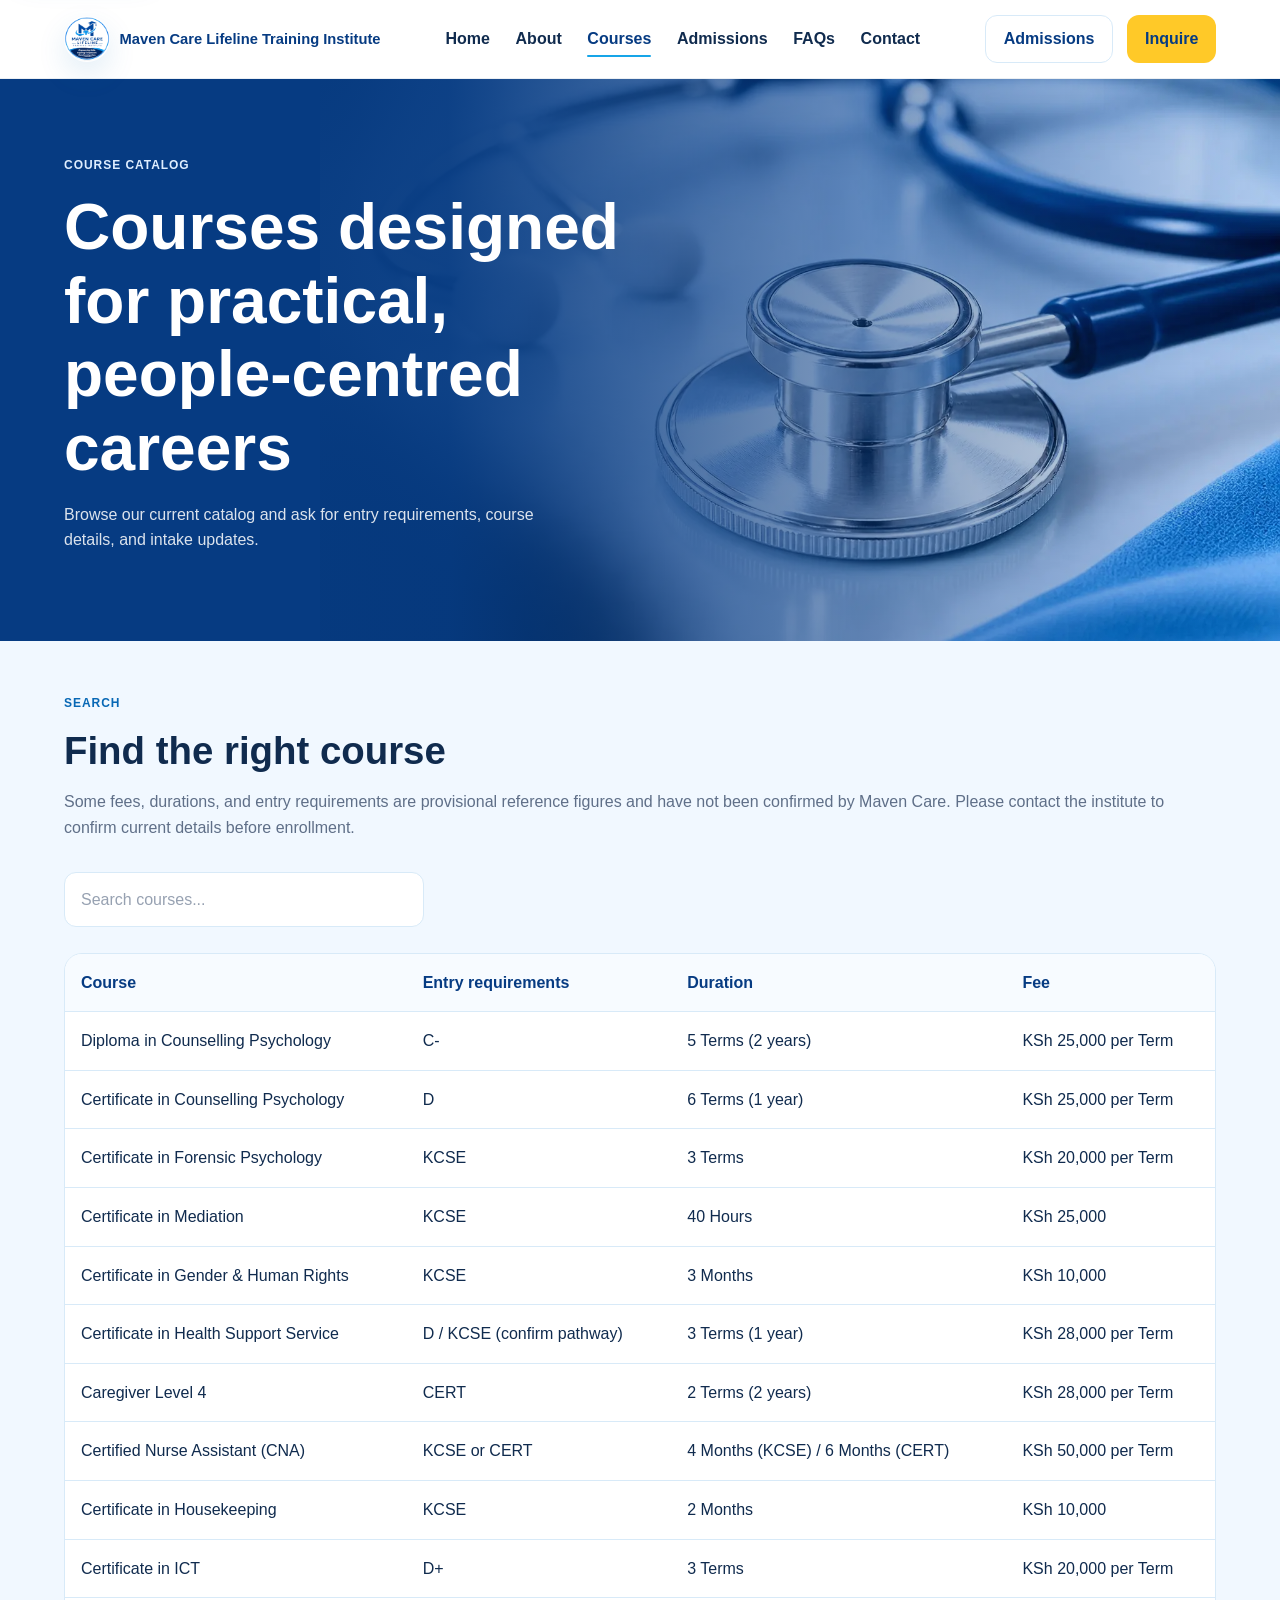
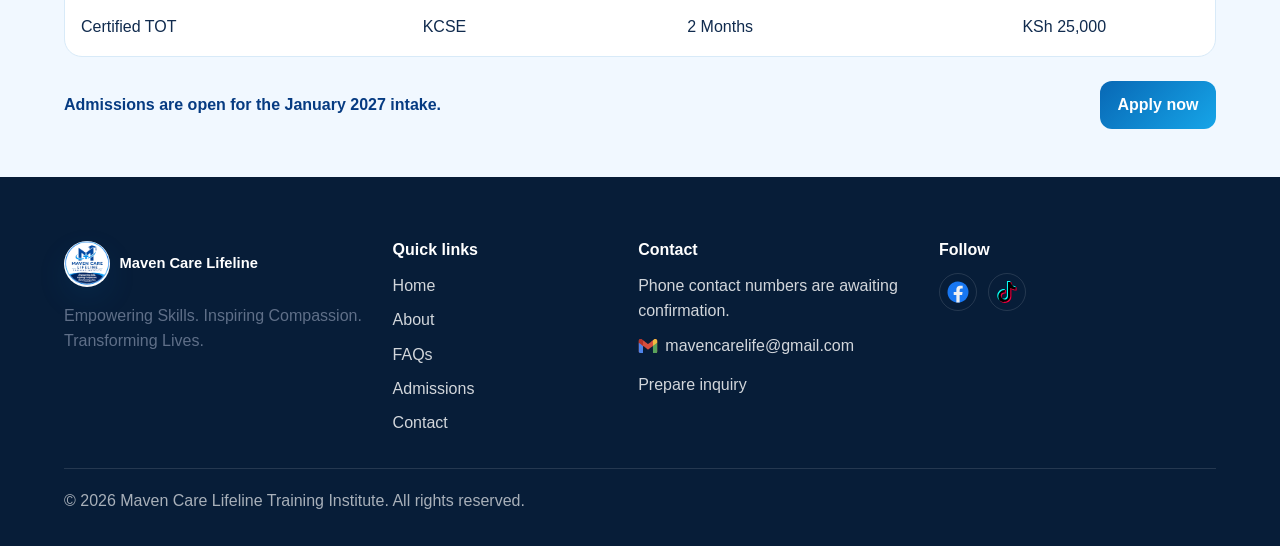
<file: courses.html>
<!DOCTYPE html>
<html lang="en">
  <head>
    <meta charset="UTF-8" />
    <meta name="viewport" content="width=device-width, initial-scale=1.0" />
    <meta name="description" content="Browse courses at Maven Care Lifeline Training Institute. Confirm provisional reference fees and durations directly with the institute for the January 2027 intake." />
    <meta property="og:type" content="website" />
    <meta property="og:title" content="Courses | Maven Care Lifeline Training Institute" />
    <meta property="og:description" content="Browse courses and provisional reference fees and durations. Confirm current details with the institute." />
    <meta property="og:image" content="assets/images/stethoscope-hero.webp" />
    <title>Courses | Maven Care Lifeline Training Institute</title>
    <link rel="icon" type="image/png" href="assets/images/mavencare%20logo.png" />
    <link rel="stylesheet" href="css/styles.css" />
    <script>document.documentElement.classList.add('js-enabled');</script>
    <script defer src="js/script.js"></script>
  </head>
  <body>
    <a class="skip-link" href="#main-content">Skip to content</a>
    <header class="site-header">
      <div class="container header-row">
        <a href="index.html" class="brand" aria-label="Maven Care Lifeline Training Institute home">
          <img src="assets/images/mavencare%20logo.png" alt="Maven Care Lifeline Training Institute logo" class="brand-mark" />
          <span class="brand-name">Maven Care Lifeline Training Institute</span>
        </a>

        <nav class="nav" id="primary-navigation" data-nav aria-label="Main navigation">
          <a href="index.html">Home</a>
          <a href="about.html">About</a>
          <a href="courses.html" class="active">Courses</a>
          <a href="admissions.html">Admissions</a>
          <a href="faq.html">FAQs</a>
          <a href="contact.html">Contact</a>
        </nav>

        <div class="header-actions">
          <a class="btn btn-secondary" href="admissions.html">Admissions</a>
          <a class="btn btn-accent" data-whatsapp-link data-whatsapp-label="Inquire on WhatsApp" href="contact.html#inquiry-form">Inquire</a>
          <button class="mobile-toggle" type="button" aria-label="Open menu" aria-controls="primary-navigation" aria-expanded="false" data-nav-toggle>
            <span></span>
          </button>
        </div>
      </div>
    </header>

    <main id="main-content">
      <section class="page-hero">
        <div class="container page-hero-inner">
          <div>
            <span class="eyebrow">Course catalog</span>
            <h1>Courses designed for practical, people-centred careers</h1>
            <p>Browse our current catalog and ask for entry requirements, course details, and intake updates.</p>
          </div>
        </div>
        <figure class="hero-illustration">
          <img src="assets/images/stethoscope-hero.webp" alt="Close-up of a blue stethoscope for the course catalog" />
        </figure>
      </section>

      <section class="section-sm section-surface">
        <div class="container">
          <div class="filter-bar">
            <div>
              <span class="eyebrow">Search</span>
              <h2>Find the right course</h2>
              <p>Some fees, durations, and entry requirements are provisional reference figures and have not been confirmed by Maven Care. Please contact the institute to confirm current details before enrollment.</p>
            </div>
            <input class="filter-input" type="search" data-course-filter placeholder="Search courses..." aria-label="Search courses" />
          </div>
          <p data-course-no-results hidden>No courses match that search. Try another course name.</p>

          <div class="table-wrap">
            <table class="course-table" aria-label="Course details and entry requirements">
              <thead>
                <tr>
                  <th>Course</th>
                  <th>Entry requirements</th>
                  <th>Duration</th>
                  <th>Fee</th>
                </tr>
              </thead>
              <tbody id="course-table" aria-busy="true">
                <tr class="course-skeleton-row" aria-hidden="true">
                  <td><span class="skeleton skeleton-course"></span></td>
                  <td><span class="skeleton skeleton-requirement"></span></td>
                  <td><span class="skeleton skeleton-duration"></span></td>
                  <td><span class="skeleton skeleton-fee"></span></td>
                </tr>
                <tr class="course-skeleton-row" aria-hidden="true">
                  <td><span class="skeleton skeleton-course"></span></td>
                  <td><span class="skeleton skeleton-requirement"></span></td>
                  <td><span class="skeleton skeleton-duration"></span></td>
                  <td><span class="skeleton skeleton-fee"></span></td>
                </tr>
                <tr class="course-skeleton-row" aria-hidden="true">
                  <td><span class="skeleton skeleton-course"></span></td>
                  <td><span class="skeleton skeleton-requirement"></span></td>
                  <td><span class="skeleton skeleton-duration"></span></td>
                  <td><span class="skeleton skeleton-fee"></span></td>
                </tr>
                <tr class="course-skeleton-row" aria-hidden="true">
                  <td><span class="skeleton skeleton-course"></span></td>
                  <td><span class="skeleton skeleton-requirement"></span></td>
                  <td><span class="skeleton skeleton-duration"></span></td>
                  <td><span class="skeleton skeleton-fee"></span></td>
                </tr>
              </tbody>
            </table>
          </div>
          <div class="course-apply-cta">
            <p>Admissions are open for the <span data-intake-label>January 2027 intake</span>.</p>
            <a class="btn btn-primary" href="admissions.html">Apply now</a>
          </div>
          <noscript><p class="form-note">Enable JavaScript to load the course catalog.</p></noscript>
        </div>
      </section>
    </main>

    <footer class="site-footer">
      <div class="container">
        <div class="footer-grid">
          <div>
            <div class="brand footer-brand">
              <img src="assets/images/mavencare%20logo.png" alt="Maven Care Lifeline logo" class="brand-mark" />
              <span>Maven Care Lifeline</span>
            </div>
            <p><span data-site-tagline>Empowering Skills. Inspiring Compassion. Transforming Lives.</span></p>
          </div>
          <div>
            <h4>Quick links</h4>
            <ul>
              <li><a href="index.html">Home</a></li>
              <li><a href="about.html">About</a></li>
              <li><a href="faq.html">FAQs</a></li>
              <li><a href="admissions.html">Admissions</a></li>
              <li><a href="contact.html">Contact</a></li>
            </ul>
          </div>
          <div>
            <h4>Contact</h4>
            <ul>
              <li data-contact-phones>Phone and WhatsApp details pending confirmation</li>
              <li data-contact-email>mavencarelife@gmail.com</li>
              <li><a href="contact.html#inquiry-form">Prepare inquiry</a></li>
            </ul>
          </div>
          <div>
            <h4>Follow</h4>
            <div class="footer-social" data-social-links>
              <span data-social-empty>Social profiles to be added</span>
            </div>
          </div>
        </div>
        <div class="copyright">© <span data-year></span> Maven Care Lifeline Training Institute. All rights reserved.</div>
      </div>
    </footer>
  </body>
</html>
</file>
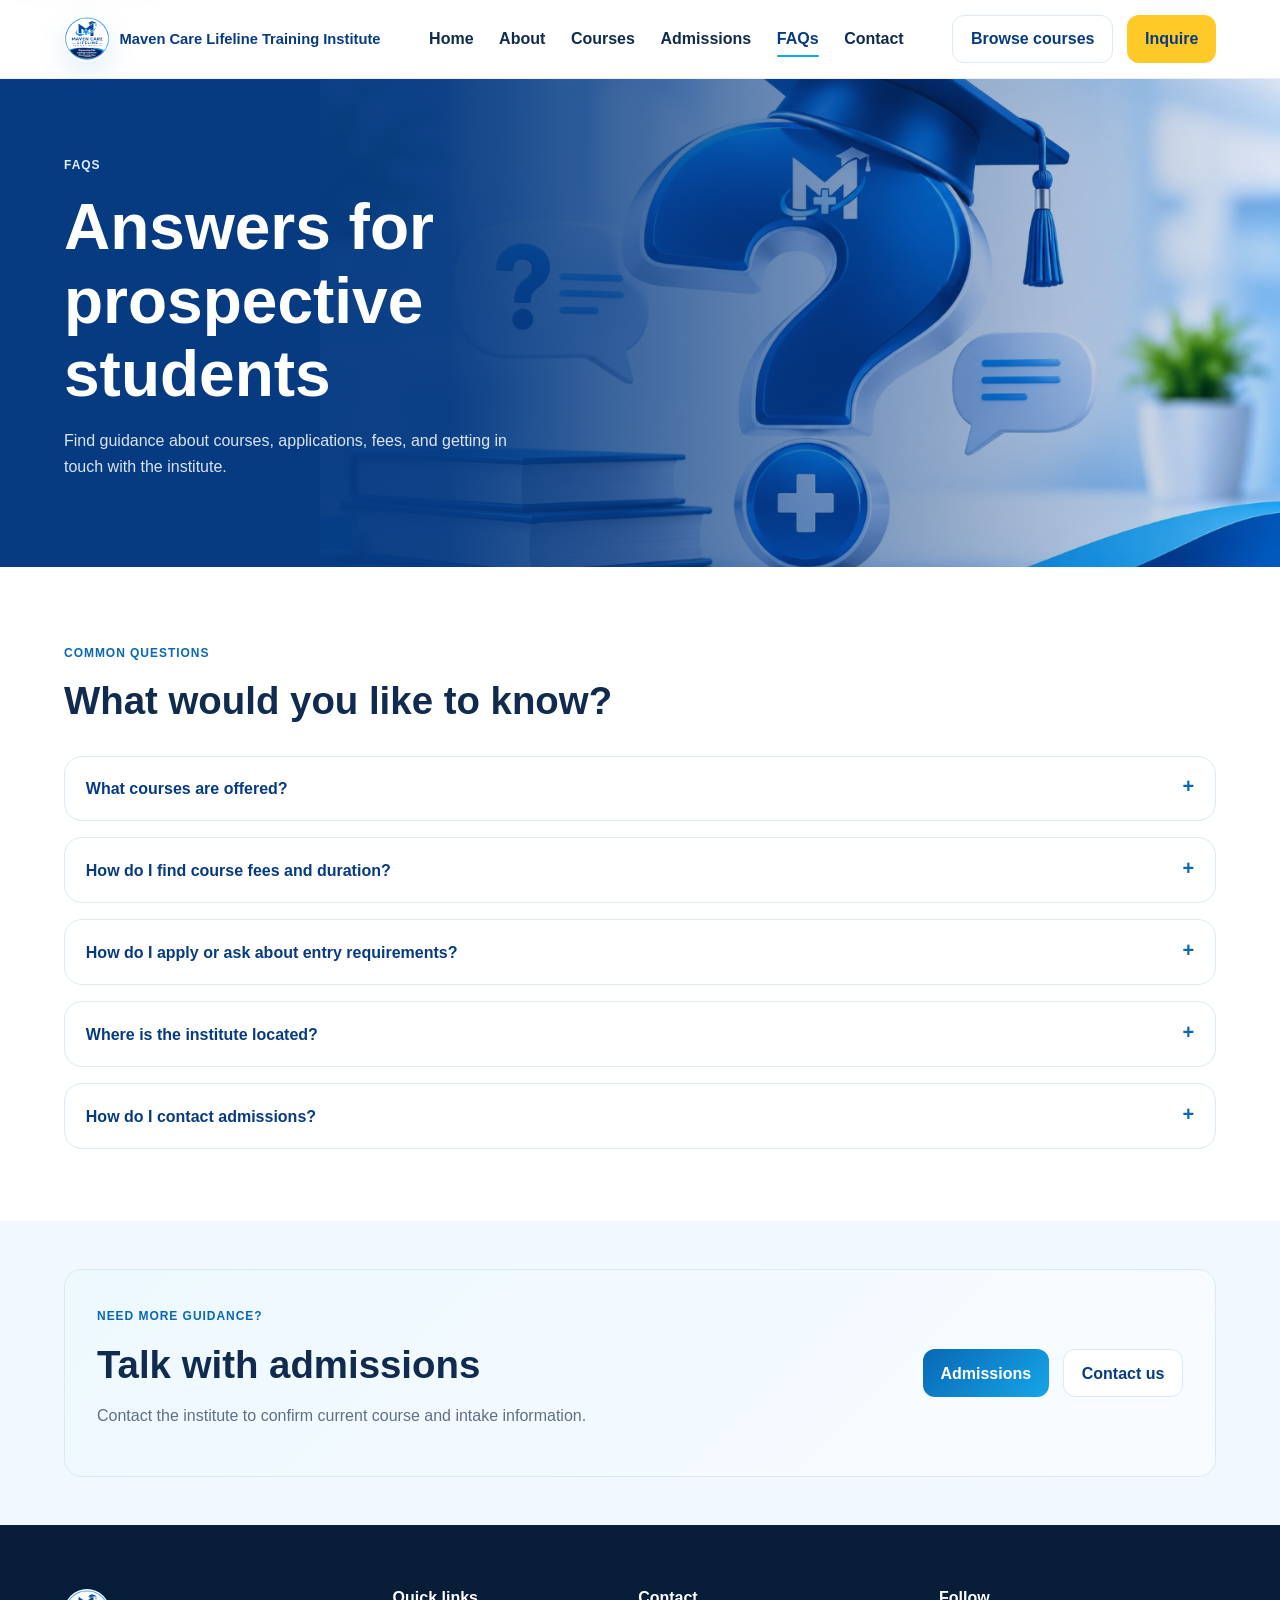
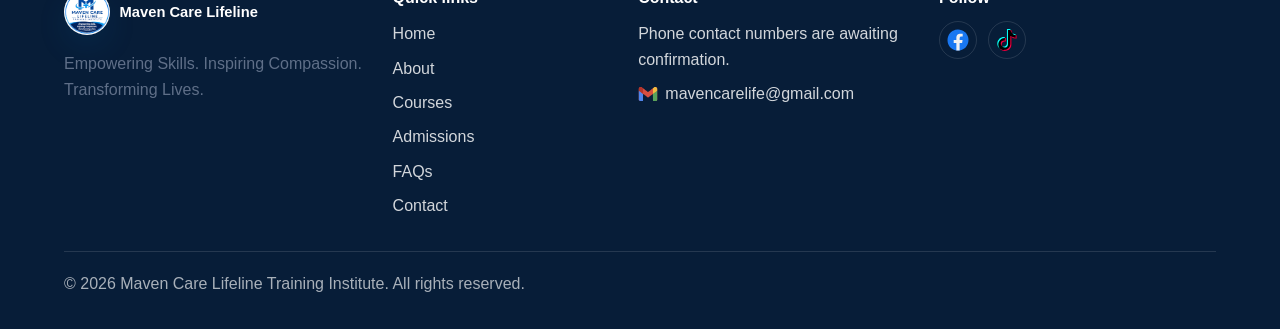
<file: faq.html>
<!DOCTYPE html>
<html lang="en">
  <head>
    <meta charset="UTF-8" />
    <meta name="viewport" content="width=device-width, initial-scale=1.0" />
    <meta name="description" content="Answers to common questions about courses, fees, applications, and contacting Maven Care Lifeline Training Institute." />
    <meta property="og:type" content="website" />
    <meta property="og:title" content="FAQs | Maven Care Lifeline Training Institute" />
    <meta property="og:description" content="Find guidance about courses, fees, applications, and admissions inquiries." />
    <meta property="og:image" content="assets/images/maven-care-faq-question-mark.webp" />
    <title>FAQs | Maven Care Lifeline Training Institute</title>
    <link rel="icon" type="image/png" href="assets/images/mavencare%20logo.png" />
    <link rel="stylesheet" href="css/styles.css" />
    <script defer src="js/script.js"></script>
  </head>
  <body>
    <a class="skip-link" href="#main-content">Skip to content</a>
    <header class="site-header">
      <div class="container header-row">
        <a href="index.html" class="brand" aria-label="Maven Care Lifeline Training Institute home">
          <img src="assets/images/mavencare%20logo.png" alt="Maven Care Lifeline Training Institute logo" class="brand-mark" />
          <span class="brand-name">Maven Care Lifeline Training Institute</span>
        </a>

        <nav class="nav" id="primary-navigation" data-nav aria-label="Main navigation">
          <a href="index.html">Home</a>
          <a href="about.html">About</a>
          <a href="courses.html">Courses</a>
          <a href="admissions.html">Admissions</a>
          <a href="faq.html">FAQs</a>
          <a href="contact.html">Contact</a>
        </nav>

        <div class="header-actions">
          <a class="btn btn-secondary" href="courses.html">Browse courses</a>
          <a class="btn btn-accent" data-whatsapp-link data-whatsapp-label="Inquire" href="contact.html#inquiry-form">Inquire</a>
          <button class="mobile-toggle" type="button" aria-label="Open menu" aria-controls="primary-navigation" aria-expanded="false" data-nav-toggle>
            <span></span>
          </button>
        </div>
      </div>
    </header>

    <main id="main-content">
      <section class="page-hero">
        <div class="container page-hero-inner">
          <div>
            <span class="eyebrow">FAQs</span>
            <h1>Answers for prospective students</h1>
            <p>Find guidance about courses, applications, fees, and getting in touch with the institute.</p>
          </div>
        </div>
        <figure class="hero-illustration">
          <img src="assets/images/maven-care-faq-question-mark.webp" alt="Blue question mark wearing a graduation cap beside medical books and question bubbles" />
        </figure>
      </section>

      <section class="section">
        <div class="container">
          <div class="section-head">
            <span class="eyebrow">Common questions</span>
            <h2>What would you like to know?</h2>
          </div>

          <div class="faq-list">
            <details class="faq-item">
              <summary>What courses are offered?</summary>
              <p>We offer practical, care-focused, and business-related courses. View the <a href="courses.html">full course catalog</a> for current titles, durations, and fees.</p>
            </details>
            <details class="faq-item">
              <summary>How do I find course fees and duration?</summary>
              <p>Durations and fees are listed in the <a href="courses.html">course catalog</a>. Confirm the current details with admissions before enrollment.</p>
            </details>
            <details class="faq-item">
              <summary>How do I apply or ask about entry requirements?</summary>
              <p>Choose a course, then contact the institute for entry requirements and application guidance. Confirm intake details and fees before finalising. See the <a href="admissions.html">admissions page</a> for next steps.</p>
            </details>
            <details class="faq-item">
              <summary>Where is the institute located?</summary>
              <p>The institute is located at <span data-location-address>Along Busia-Kisumu Road, Tanaka Junction, Opposite Pramukh, Busia County, Kenya</span>.</p>
            </details>
            <details class="faq-item">
              <summary>How do I contact admissions?</summary>
              <p>Visit the <a href="contact.html">contact page</a> to prepare an inquiry. Phone and WhatsApp details are awaiting confirmation, and the message builder does not send messages.</p>
            </details>
          </div>
        </div>
      </section>

      <section class="section-sm section-surface">
        <div class="container">
          <div class="cta-banner">
            <div>
              <span class="eyebrow">Need more guidance?</span>
              <h2>Talk with admissions</h2>
              <p>Contact the institute to confirm current course and intake information.</p>
            </div>
            <div class="header-actions">
              <a class="btn btn-primary" href="admissions.html">Admissions</a>
              <a class="btn btn-secondary" href="contact.html">Contact us</a>
            </div>
          </div>
        </div>
      </section>
    </main>

    <footer class="site-footer">
      <div class="container">
        <div class="footer-grid">
          <div>
            <div class="brand footer-brand">
              <img src="assets/images/mavencare%20logo.png" alt="Maven Care Lifeline logo" class="brand-mark" />
              <span>Maven Care Lifeline</span>
            </div>
            <p><span data-site-tagline>Empowering Skills. Inspiring Compassion. Transforming Lives.</span></p>
          </div>
          <div>
            <h4>Quick links</h4>
            <ul>
              <li><a href="index.html">Home</a></li>
              <li><a href="about.html">About</a></li>
              <li><a href="courses.html">Courses</a></li>
              <li><a href="admissions.html">Admissions</a></li>
              <li><a href="faq.html">FAQs</a></li>
              <li><a href="contact.html">Contact</a></li>
            </ul>
          </div>
          <div>
            <h4>Contact</h4>
            <ul>
              <li data-contact-phones>Phone and WhatsApp details pending confirmation</li>
              <li data-contact-email>mavencarelife@gmail.com</li>
            </ul>
          </div>
          <div>
            <h4>Follow</h4>
            <div class="footer-social" data-social-links>
              <span data-social-empty>Social profiles to be added</span>
            </div>
          </div>
        </div>
        <div class="copyright">© <span data-year></span> Maven Care Lifeline Training Institute. All rights reserved.</div>
      </div>
    </footer>
  </body>
</html>
</file>
<file: css/styles.css>
:root {
  --navy-900: #063b82;
  --navy-800: #0a4e9c;
  --blue-600: #0868b5;
  --blue-500: #16a5e8;
  --blue-100: #eaf7ff;
  --blue-50: #f5fbff;
  --gold: #ffc928;
  --text: #102b4e;
  --muted: #5f6f88;
  --border: #d8eaf8;
  --card: #ffffff;
  --surface: #f1f8ff;
  --success: #1a8f5a;
  --shadow: 0 12px 30px rgba(8, 104, 181, 0.12);
  --radius: 18px;
}

* { box-sizing: border-box; }
* {
  scrollbar-color: var(--blue-500) var(--blue-50);
  scrollbar-width: thin;
}
*::-webkit-scrollbar {
  width: 0.65rem;
  height: 0.65rem;
}
*::-webkit-scrollbar-track {
  border-radius: 999px;
  background: var(--blue-50);
}
*::-webkit-scrollbar-thumb {
  border: 2px solid var(--blue-50);
  border-radius: 999px;
  background: var(--blue-500);
}
*::-webkit-scrollbar-thumb:hover { background: var(--blue-600); }
html { scroll-behavior: smooth; }

@view-transition {
  navigation: auto;
}

::view-transition-old(root) {
  animation: 140ms ease-out both page-transition-out;
}

::view-transition-new(root) {
  animation: 180ms ease-in both page-transition-in;
}

@keyframes page-transition-out {
  to { opacity: 0; }
}

@keyframes page-transition-in {
  from { opacity: 0; }
  to { opacity: 1; }
}

@keyframes section-reveal {
  from {
    opacity: 0.72;
    transform: translateY(8px);
  }
  to {
    opacity: 1;
    transform: translateY(0);
  }
}

@supports (animation-timeline: view()) {
  main > section:not(.hero):not(.page-hero) {
    animation: section-reveal linear both;
    animation-timeline: view();
    animation-range: entry 0% entry 18%;
  }
}

body {
  margin: 0;
  font-family: Arial, Helvetica, sans-serif;
  color: var(--text);
  background: #fff;
  line-height: 1.6;
}

a { color: inherit; text-decoration: none; }
img { max-width: 100%; display: block; }
button, input, textarea { font: inherit; }
[hidden] { display: none !important; }

.skip-link {
  position: absolute;
  left: 1rem;
  top: -5rem;
  z-index: 50;
  padding: 0.75rem 1rem;
  border-radius: 0 0 12px 12px;
  background: #fff;
  color: var(--navy-900);
  box-shadow: var(--shadow);
}

.skip-link:focus { top: 0; }

.container {
  width: min(72rem, calc(100% - clamp(2rem, 6vw, 6rem)));
  margin: 0 auto;
}

.section {
  padding: clamp(3.25rem, 6vw, 4.5rem) 0;
}

.section-sm { padding: clamp(2.25rem, 4vw, 3rem) 0; }

.section-surface { background: var(--surface); }

.eyebrow {
  display: inline-block;
  color: var(--blue-600);
  letter-spacing: 0.08em;
  text-transform: uppercase;
  font-size: .75rem;
  font-weight: 700;
  margin-bottom: 1rem;
}

h1, h2, h3, h4 {
  margin: 0 0 1rem;
  line-height: 1.15;
}

h1 { font-size: clamp(2.4rem, 5vw, 4.1rem); }
h2 { font-size: clamp(2rem, 3vw, 3rem); }
h3 { font-size: clamp(1.35rem, 2vw, 1.8rem); }
p { margin: 0 0 1rem; color: var(--muted); }

.brand {
  display: inline-flex;
  align-items: center;
  flex: 0 1 auto;
  min-width: 0;
  gap: 0.6rem;
  font-weight: 700;
  color: var(--navy-900);
  font-size: clamp(0.85rem, 1.15vw, 1rem);
}

.brand-name {
  min-width: 0;
  line-height: 1.15;
}

.brand-mark {
  width: 46px;
  height: 46px;
  flex: 0 0 46px;
  border-radius: 50%;
  background: #fff;
  object-fit: contain;
  box-shadow: var(--shadow);
}

.site-header {
  position: sticky;
  top: 0;
  z-index: 20;
  background: rgba(255,255,255,0.92);
  backdrop-filter: blur(12px);
  border-bottom: 1px solid rgba(7, 51, 103, 0.08);
}

.header-row {
  display: flex;
  align-items: center;
  justify-content: space-between;
  min-height: 78px;
  gap: 1rem;
}

.nav {
  display: flex;
  align-items: center;
  gap: clamp(0.35rem, 1vw, 0.8rem);
}

.nav a {
  position: relative;
  color: var(--text);
  font-weight: 600;
  padding: 0.55rem 0.4rem;
  transition: background 0.2s ease, color 0.2s ease;
}

.nav a:hover,
.nav a.active {
  color: var(--navy-900);
}

.nav a:focus-visible {
  outline: 2px solid var(--blue-600);
  outline-offset: 3px;
}

.nav a.active::after {
  position: absolute;
  right: 0.4rem;
  bottom: 0.2rem;
  left: 0.4rem;
  height: 2px;
  border-radius: 2px;
  background: var(--blue-500);
  content: "";
}

.header-actions {
  display: flex;
  align-items: center;
  gap: 0.9rem;
}

.admissions-actions {
  margin-top: 1rem;
  justify-content: flex-start;
}

.btn {
  display: inline-flex;
  align-items: center;
  justify-content: center;
  border: none;
  border-radius: 0.75rem;
  min-height: 3rem;
  padding: 0.7rem 1.1rem;
  font-weight: 700;
  line-height: 1.2;
  text-align: center;
  cursor: pointer;
  transition: transform 0.2s ease, box-shadow 0.2s ease, background 0.2s ease;
}

.btn:hover,
.btn:focus-visible {
  transform: translateY(-1px);
  box-shadow: 0 10px 22px rgba(8, 104, 181, 0.18);
}

.btn-primary {
  background: linear-gradient(135deg, var(--blue-600), var(--blue-500));
  color: #fff;
}

.btn-secondary {
  background: #fff;
  color: var(--navy-900);
  border: 1px solid var(--border);
}

.btn-accent {
  background: var(--gold);
  color: var(--navy-900);
}

.mobile-toggle {
  display: none;
  width: 44px;
  height: 44px;
  border: 1px solid var(--border);
  background: #fff;
  border-radius: 12px;
  align-items: center;
  justify-content: center;
  cursor: pointer;
}

.mobile-toggle span,
.mobile-toggle span::before,
.mobile-toggle span::after {
  display: block;
  position: relative;
  width: 18px;
  height: 2px;
  background: var(--navy-900);
  border-radius: 2px;
}

.mobile-toggle span::before,
.mobile-toggle span::after {
  content: "";
  position: absolute;
  left: 0;
}

.mobile-toggle span::before { top: -6px; }
.mobile-toggle span::after { top: 6px; }

.hero {
  position: relative;
  background: #063b82;
  overflow: hidden;
}

.hero-image {
  position: absolute;
  top: 0;
  right: 0;
  width: 100%;
  height: 100%;
  object-fit: cover;
  object-position: center;
}

.hero::before {
  content: "";
  position: absolute;
  inset: 0;
  z-index: 1;
  background: linear-gradient(90deg, #063b82 0%, rgba(6,59,130,0.96) 35%, rgba(6,59,130,0.72) 52%, rgba(6,59,130,0.08) 100%);
  pointer-events: none;
}

.hero-grid {
  position: relative;
  z-index: 2;
  display: flex;
  align-items: center;
  min-height: 620px;
}

.hero-copy {
  color: #fff;
  max-width: 560px;
  padding: 4rem 0;
}

.hero-copy p {
  color: rgba(255,255,255,0.85);
  max-width: 52ch;
  font-size: 1.08rem;
}

.hero .eyebrow {
  color: #dfeeff;
}

.hero-actions {
  display: flex;
  flex-wrap: wrap;
  gap: 1rem;
  margin-top: 1.8rem;
}

.hero-intake {
  display: flex;
  flex-direction: column;
  gap: 0.25rem;
  margin-top: 1.6rem;
}

.hero-intake span {
  color: rgba(255,255,255,0.83);
  font-size: 0.9rem;
  font-weight: 600;
}

.hero-intake strong {
  color: var(--gold);
  font-size: clamp(1.7rem, 3vw, 2.2rem);
  line-height: 1.15;
}

.hero-actions .btn-secondary {
  color: #fff;
  border-color: rgba(255,255,255,0.58);
  background: rgba(255,255,255,0.13);
  backdrop-filter: blur(10px);
  -webkit-backdrop-filter: blur(10px);
}

.section-head {
  max-width: 760px;
  margin-bottom: 2rem;
}

.grid-3 {
  display: grid;
  grid-template-columns: repeat(auto-fit, minmax(min(100%, 17rem), 1fr));
  align-items: stretch;
  gap: clamp(1rem, 2vw, 1.5rem);
}

.card {
  background: var(--card);
  border: 1px solid var(--border);
  box-shadow: none;
  border-radius: var(--radius);
  overflow: hidden;
}

.feature-card {
  padding: 1.6rem;
}

.feature-card .icon {
  width: 54px;
  height: 54px;
  display: grid;
  place-items: center;
  background: var(--blue-100);
  border-radius: 16px;
  margin-bottom: 1.2rem;
}

.feature-card .icon img {
  width: 100%;
  height: 100%;
  object-fit: contain;
}

.course-grid {
  display: grid;
  grid-template-columns: repeat(auto-fit, minmax(min(100%, 16rem), 1fr));
  align-items: stretch;
  gap: clamp(1rem, 2vw, 1.5rem);
}

.course-card {
  min-width: 0;
  padding: clamp(1.1rem, 1.8vw, 1.4rem);
  display: flex;
  flex-direction: column;
  gap: 0.75rem;
}

.course-card .tag {
  display: block;
  color: var(--blue-600);
  font-weight: 700;
  font-size: 0.72rem;
  letter-spacing: 0.06em;
  text-transform: uppercase;
}

.course-card h3 {
  font-size: 1.2rem;
  margin-bottom: 0;
}

.meta {
  display: flex;
  flex-wrap: wrap;
  gap: 0.75rem;
  color: var(--muted);
  font-size: 0.94rem;
}

.meta-item {
  display: inline-flex;
  align-items: center;
  gap: 0.45rem;
}

.course-card > .btn {
  align-self: flex-start;
  width: fit-content;
  max-width: 100%;
  margin-top: auto;
  padding: 0.65rem 0.9rem;
  font-size: 0.92rem;
}

.course-skeleton {
  display: none;
}

.js-enabled .course-skeleton {
  display: flex;
}

.skeleton {
  display: block;
  border-radius: 0.5rem;
  background: linear-gradient(90deg, #eaf1f8 25%, #f6f9fc 50%, #eaf1f8 75%);
  background-size: 200% 100%;
  animation: skeleton-shimmer 1.4s ease-in-out infinite;
}

.skeleton-label {
  width: 4.5rem;
  height: 0.8rem;
}

.skeleton-title {
  width: 82%;
  height: 1.5rem;
}

.skeleton-meta {
  width: 48%;
  height: 0.95rem;
}

.skeleton-button {
  width: 9rem;
  max-width: 80%;
  height: 2.8rem;
  margin-top: auto;
}

.course-skeleton-row {
  display: none;
}

.js-enabled .course-skeleton-row {
  display: table-row;
}

.skeleton-course {
  width: 80%;
  height: 1rem;
}

.skeleton-duration {
  width: 5rem;
  height: 1rem;
}

.skeleton-requirement {
  width: 7rem;
  height: 1rem;
}

.skeleton-fee {
  width: 7rem;
  height: 1rem;
}

.course-card .price {
  font-size: 1.15rem;
  font-weight: 700;
  color: var(--navy-900);
}

.cta-banner {
  background: linear-gradient(135deg, #edf8ff, #f9fcff);
  border: 1px solid var(--border);
  border-radius: var(--radius);
  padding: 2rem;
  display: flex;
  align-items: center;
  justify-content: space-between;
  gap: 1rem;
}

.mission-block {
  display: grid;
  grid-template-columns: 1.1fr 0.9fr;
  gap: 1.4rem;
  align-items: start;
}

.text-panel {
  background: var(--surface);
  border: 1px solid var(--border);
  border-radius: var(--radius);
  padding: 1.5rem;
}

.value-list {
  list-style: none;
  padding: 0;
  margin: 0;
  display: grid;
  gap: 0.85rem;
}

.value-list li {
  display: flex;
  gap: 0.8rem;
  align-items: center;
  background: #fff;
  border: 1px solid var(--border);
  border-radius: 14px;
  padding: 0.8rem 0.9rem;
  color: var(--text);
  font-weight: 600;
}

.value-list li::before {
  content: "✓";
  background: var(--blue-100);
  color: var(--blue-600);
  width: 22px;
  height: 22px;
  display: inline-grid;
  place-items: center;
  border-radius: 50%;
  font-size: 0.82rem;
}

.contact-strip {
  margin-top: 4rem;
  background: linear-gradient(135deg, var(--navy-900), var(--blue-600));
  color: #fff;
  border-radius: var(--radius);
  padding: 1.5rem 1.8rem;
}

.contact-strip-inner {
  display: flex;
  justify-content: space-between;
  align-items: center;
  gap: 1rem;
  flex-wrap: wrap;
}

.contact-links {
  display: flex;
  gap: 1rem;
  flex-wrap: wrap;
}

.contact-links a {
  color: #fff;
  font-weight: 700;
}

.location-address {
  margin: 0;
  color: rgba(255,255,255,0.8);
}

.contact-label {
  display: inline-flex;
  align-items: center;
  gap: 0.55rem;
}

.contact-icon {
  width: 1.25rem;
  height: 1.25rem;
  flex: 0 0 auto;
  object-fit: contain;
}

.contact-email-link {
  display: inline-flex;
  align-items: center;
  gap: 0.45rem;
}

.site-footer {
  background: #071d38;
  color: rgba(255,255,255,0.82);
  padding: 4rem 0 2rem;
}

.footer-brand {
  color: #fff;
  margin-bottom: 1rem;
}

.footer-grid {
  display: grid;
  grid-template-columns: 1.1fr 0.8fr 1fr 1fr;
  gap: 1.5rem;
}

.footer-grid h4 {
  color: #fff;
  margin-bottom: 0.85rem;
}

.footer-grid ul {
  list-style: none;
  padding: 0;
  margin: 0;
  display: grid;
  gap: 0.55rem;
}

.footer-social {
  display: flex;
  gap: 0.7rem;
}

.footer-social a {
  width: 38px;
  height: 38px;
  display: inline-grid;
  place-items: center;
  border: 1px solid rgba(255,255,255,0.12);
  border-radius: 50%;
  color: #fff;
}

.footer-social a img {
  width: 22px;
  height: 22px;
  object-fit: contain;
}

.footer-social span {
  color: rgba(255,255,255,0.65);
  font-size: 0.9rem;
}

.copyright {
  margin-top: 2rem;
  padding-top: 1.2rem;
  border-top: 1px solid rgba(255,255,255,0.12);
  color: rgba(255,255,255,0.65);
}

.page-hero {
  position: relative;
  overflow: hidden;
  background: #063b82;
}

.page-hero::before {
  content: "";
  position: absolute;
  inset: 0;
  z-index: 1;
  background: linear-gradient(90deg, #063b82 0%, rgba(6,59,130,0.96) 35%, rgba(6,59,130,0.72) 52%, rgba(6,59,130,0.08) 100%);
  pointer-events: none;
}

.page-hero-inner {
  position: relative;
  z-index: 2;
  display: flex;
  align-items: center;
  min-height: clamp(24rem, 38vw, 32rem);
  padding-block: clamp(3rem, 6vw, 4.5rem);
}

.page-hero-inner > div {
  max-width: 38rem;
  color: #fff;
}

.page-hero .eyebrow {
  color: #dfeeff;
}

.page-hero p {
  max-width: 54ch;
  color: rgba(255,255,255,0.86);
}

.page-hero .hero-illustration {
  position: absolute;
  z-index: 0;
  top: 0;
  right: 0;
  width: 75%;
  height: 100%;
  overflow: hidden;
  margin: 0;
}

.page-hero .hero-illustration img {
  width: 100%;
  height: 100%;
  object-fit: cover;
}

.split-layout {
  display: grid;
  grid-template-columns: 1fr 1fr;
  gap: 2rem;
  align-items: start;
}

.info-list {
  display: grid;
  gap: 1rem;
  margin-top: 1.2rem;
}

.info-item {
  background: #fff;
  border: 1px solid var(--border);
  border-radius: 18px;
  padding: 1.2rem 1rem;
}

.info-item strong {
  display: block;
  margin-bottom: 0.35rem;
}

.checklist {
  list-style: none;
  counter-reset: checklist;
  margin: 0;
  padding: 0;
  display: grid;
  gap: 0.8rem;
}

.checklist li {
  display: flex;
  align-items: flex-start;
  gap: 0.7rem;
  background: var(--surface);
  border: 1px solid var(--border);
  border-radius: 16px;
  padding: 0.9rem 1rem;
}

.checklist li::before {
  counter-increment: checklist;
  content: counter(checklist) ".";
  flex: 0 0 1.25rem;
  font-variant-numeric: tabular-nums;
  font-weight: 700;
  line-height: 1.6;
  color: var(--blue-600);
}

.table-wrap {
  overflow-x: auto;
  border: 1px solid var(--border);
  border-radius: 18px;
  background: #fff;
}

.course-table {
  width: 100%;
  min-width: 940px;
  border-collapse: collapse;
}

.course-table th,
.course-table td {
  padding: 1rem 1rem;
  border-bottom: 1px solid var(--border);
  text-align: left;
  vertical-align: top;
}

.course-table th {
  background: #f7fbff;
  color: var(--navy-900);
}

.course-table tr:last-child td { border-bottom: none; }

.course-apply-cta {
  display: flex;
  align-items: center;
  justify-content: space-between;
  gap: 1rem;
  margin-top: 1.5rem;
}

.course-apply-cta p {
  margin: 0;
  color: var(--navy-900);
  font-weight: 600;
}

.filter-bar {
  display: flex;
  justify-content: space-between;
  align-items: center;
  gap: 1rem;
  margin-bottom: 1.6rem;
  flex-wrap: wrap;
}

.filter-input {
  width: min(360px, 100%);
  padding: 0.85rem 1rem;
  border-radius: 12px;
  border: 1px solid var(--border);
  background: #fff;
}

.faq-list {
  display: grid;
  gap: 1rem;
}

.faq-item {
  background: #fff;
  border: 1px solid var(--border);
  border-radius: 18px;
  padding: 1.2rem 1.3rem;
}

.faq-item h4 {
  margin-bottom: 0.5rem;
}

.faq-item summary {
  position: relative;
  padding-right: 1.75rem;
  color: var(--navy-900);
  font-weight: 700;
  cursor: pointer;
  list-style: none;
}

.faq-item summary::-webkit-details-marker {
  display: none;
}

.faq-item summary::after {
  position: absolute;
  right: 0;
  content: "+";
  color: var(--blue-600);
  font-size: 1.25rem;
  line-height: 1;
}

.faq-item[open] summary::after {
  content: "-";
}

.faq-item summary:focus-visible {
  outline: 3px solid rgba(22, 165, 232, 0.25);
  outline-offset: 3px;
}

.faq-item > p {
  margin: 0.75rem 0 0;
}

.contact-grid {
  display: grid;
  grid-template-columns: 0.9fr 1.1fr;
  gap: 2rem;
  align-items: start;
}

.contact-card,
.form-card {
  background: #fff;
  border: 1px solid var(--border);
  border-radius: 22px;
  padding: 1.6rem;
  box-shadow: 0 8px 18px rgba(8, 104, 181, 0.04);
}

.contact-methods {
  display: grid;
  gap: 1rem;
}

.contactMethod {
  padding: 1rem;
  background: var(--surface);
  border: 1px solid var(--border);
  border-radius: 16px;
}

.form-grid {
  display: grid;
  gap: 1rem;
}

.form-row {
  display: grid;
  grid-template-columns: repeat(2, minmax(0, 1fr));
  gap: 1rem;
}

label {
  display: grid;
  gap: 0.5rem;
  font-weight: 600;
  color: var(--navy-900);
}

.consent-checkbox {
  display: flex;
  align-items: flex-start;
  gap: 0.65rem;
  font-weight: 400;
}

.consent-checkbox input {
  width: auto;
  margin: 0.25rem 0 0;
  accent-color: var(--blue-600);
}

input,
textarea,
select {
  width: 100%;
  padding: 0.9rem 0.95rem;
  border: 1px solid var(--border);
  border-radius: 12px;
  background: #fff;
  color: var(--text);
}

input::placeholder,
textarea::placeholder {
  color: var(--muted);
  opacity: 0.65;
}

select {
  cursor: pointer;
  transition: border-color 0.2s ease, box-shadow 0.2s ease;
}

select:hover {
  border-color: var(--blue-500);
}

select:invalid {
  color: var(--muted);
  opacity: 0.65;
}

select option {
  color: var(--text);
  background: var(--card);
}

@supports (appearance: base-select) {
  select,
  select::picker(select) {
    appearance: base-select;
  }

  select::picker(select) {
    max-height: min(20rem, 50vh);
    overflow-y: auto;
    padding: 0.4rem;
    border: 1px solid var(--border);
    border-radius: 14px;
    background: var(--card);
    box-shadow: var(--shadow);
    margin-block: 0.35rem;
  }

  select::picker-icon {
    color: var(--blue-600);
    transition: transform 0.2s ease;
  }

  select:open::picker-icon {
    transform: rotate(180deg);
  }

  select option {
    padding: 0.65rem 0.8rem;
    border-radius: 9px;
  }

  select option:hover,
  select option:focus {
    color: var(--navy-900);
    background: var(--blue-50);
  }

  select option:checked {
    color: var(--navy-900);
    background: var(--blue-100);
    font-weight: 700;
  }
}

input:focus-visible,
textarea:focus-visible,
select:focus-visible,
button:focus-visible,
a:focus-visible {
  outline: 3px solid rgba(22, 165, 232, 0.25);
  outline-offset: 2px;
}

textarea { min-height: 120px; resize: vertical; }

.form-note {
  font-size: 0.82rem;
  color: var(--muted);
  padding: 0.75rem 0.9rem;
  border: 1px solid var(--border);
  border-radius: 12px;
  background: var(--blue-50);
}

.status-message {
  position: relative;
  display: none;
  max-height: min(14rem, 40vh);
  overflow-y: auto;
  overflow-wrap: anywhere;
  margin-top: 1rem;
  padding: 0.85rem 1rem;
  border-radius: 12px;
  border: 1px solid transparent;
  box-shadow: var(--shadow);
  font-weight: 600;
}

.status-message.visible {
  display: block;
}

.status-message.success {
  background: rgba(26, 143, 90, 0.12);
  color: var(--success);
  border-color: rgba(26, 143, 90, 0.3);
}

.status-message.error {
  background: rgba(214, 51, 51, 0.08);
  color: #b22e2e;
  border-color: rgba(178, 46, 46, 0.3);
}

.status-message.visible.error.critical {
  position: fixed;
  z-index: 60;
  top: clamp(1rem, 3vh, 2rem);
  left: 50%;
  width: min(36rem, calc(100vw - 2rem));
  margin: 0;
  padding: 1rem 3.25rem 1rem 3rem;
  transform: translateX(-50%);
  border: 1px solid rgba(178, 46, 46, 0.32);
  border-radius: 16px;
  background: #fff;
  box-shadow: 0 18px 48px rgba(6, 59, 130, 0.24);
  animation: status-pop-in 0.2s ease-out both;
}

.status-message.visible.error.critical::before {
  content: "!";
  position: absolute;
  top: 0.9rem;
  left: 1rem;
  display: grid;
  width: 1.3rem;
  aspect-ratio: 1;
  place-items: center;
  border-radius: 50%;
  background: rgba(178, 46, 46, 0.12);
  color: #b22e2e;
  font-weight: 800;
}

.status-dismiss {
  display: none;
  position: absolute;
  top: 0.55rem;
  right: 0.55rem;
  width: 2rem;
  height: 2rem;
  padding: 0;
  border: 0;
  border-radius: 8px;
  background: transparent;
  color: var(--muted);
  cursor: pointer;
  font-size: 1.25rem;
  line-height: 1;
}

.status-message.visible.error.critical .status-dismiss {
  display: grid;
  place-items: center;
}

.status-dismiss:hover {
  background: var(--blue-50);
  color: var(--navy-900);
}

.notice {
  max-height: min(20rem, 50vh);
  overflow-y: auto;
  background: #fff5da;
  border: 1px solid #f1d896;
  border-radius: 16px;
  padding: 1rem 1.1rem;
  color: #815a00;
  font-weight: 600;
  box-shadow: var(--shadow);
}

@keyframes skeleton-shimmer {
  to { background-position: -200% 0; }
}

@keyframes status-pop-in {
  from { opacity: 0; transform: translate(-50%, -0.75rem); }
  to { opacity: 1; transform: translate(-50%, 0); }
}

@media (max-width: 960px) {
  .mission-block,
  .split-layout,
  .contact-grid,
  .footer-grid {
    grid-template-columns: 1fr;
  }
  .hero-grid { padding-top: 1.75rem; padding-bottom: 1.75rem; min-height: 0; }

}

@media (max-width: 1024px) {
  .mobile-toggle { display: inline-flex; }
  .nav {
    position: absolute;
    left: 1rem;
    right: 1rem;
    top: calc(100% + 0.6rem);
    display: none;
    flex-direction: column;
    align-items: flex-start;
    background: #fff;
    border: 1px solid var(--border);
    border-radius: 18px;
    padding: 1rem;
    box-shadow: var(--shadow);
  }
  .nav.open { display: flex; }
  .header-actions { margin-left: auto; }
  .header-row .header-actions > .btn-secondary { display: none; }
}

@media (max-width: 720px) {
  .header-row { gap: 0.5rem; }
  .header-row .brand { flex: 1 1 auto; min-width: 0; gap: 0.5rem; font-size: 0.82rem; }
  .header-row .brand-mark { width: 40px; height: 40px; flex: 0 0 40px; }
  .header-row .header-actions { flex: 0 0 auto; gap: 0.5rem; }
  .header-row .header-actions > .btn {
    padding: 0.65rem 0.75rem;
    font-size: 0.82rem;
    white-space: nowrap;
  }
  .form-row {
    grid-template-columns: 1fr;
  }
  .hero-intake { margin-top: 1.1rem; }
  .hero-intake strong { font-size: 1.7rem; }
  .hero-grid { padding-bottom: 14.5rem; }
  .hero-image {
    top: auto;
    bottom: 0;
    width: 100%;
    height: 14.5rem;
    opacity: 1;
    object-position: center 56%;
  }
  .hero::before {
    background: linear-gradient(180deg, #063b82 0%, #063b82 64%, rgba(6,59,130,0.72) 79%, rgba(6,59,130,0.18) 100%);
  }
  .page-hero-inner {
    min-height: 0;
    padding-top: 2rem;
    padding-bottom: 14.5rem;
  }
  .page-hero .hero-illustration {
    top: auto;
    right: 0;
    bottom: 0;
    left: 0;
    width: 100%;
    height: 14.5rem;
  }
  .page-hero::before {
    background: linear-gradient(180deg, #063b82 0%, #063b82 64%, rgba(6,59,130,0.72) 79%, rgba(6,59,130,0.18) 100%);
  }
  .hero-copy { padding: 1.2rem 0; }
  .hero-copy .eyebrow { margin-bottom: 0.65rem; }
  .hero-copy h1 { font-size: clamp(2rem, 8vw, 2.4rem); }
  .hero-copy p { font-size: 0.98rem; }
  .hero-actions { gap: 0.6rem; margin-top: 1.1rem; }
  .hero-actions .btn { padding: 0.75rem 0.9rem; font-size: 0.86rem; }
  .course-apply-cta {
    align-items: flex-start;
    flex-direction: column;
  }
  .cta-banner,
  .contact-strip-inner {
    flex-direction: column;
    align-items: flex-start;
  }
  .section { padding: 3.5rem 0; }
}

@media (prefers-reduced-motion: reduce) {
  html { scroll-behavior: auto; }
  *, *::before, *::after { transition-duration: 0.01ms !important; }
  ::view-transition-old(root),
  ::view-transition-new(root),
  main > section:not(.hero):not(.page-hero) {
    animation: none !important;
  }
  .status-message.visible.error.critical { animation: none; }
  .skeleton { animation: none; }
}
</file>
